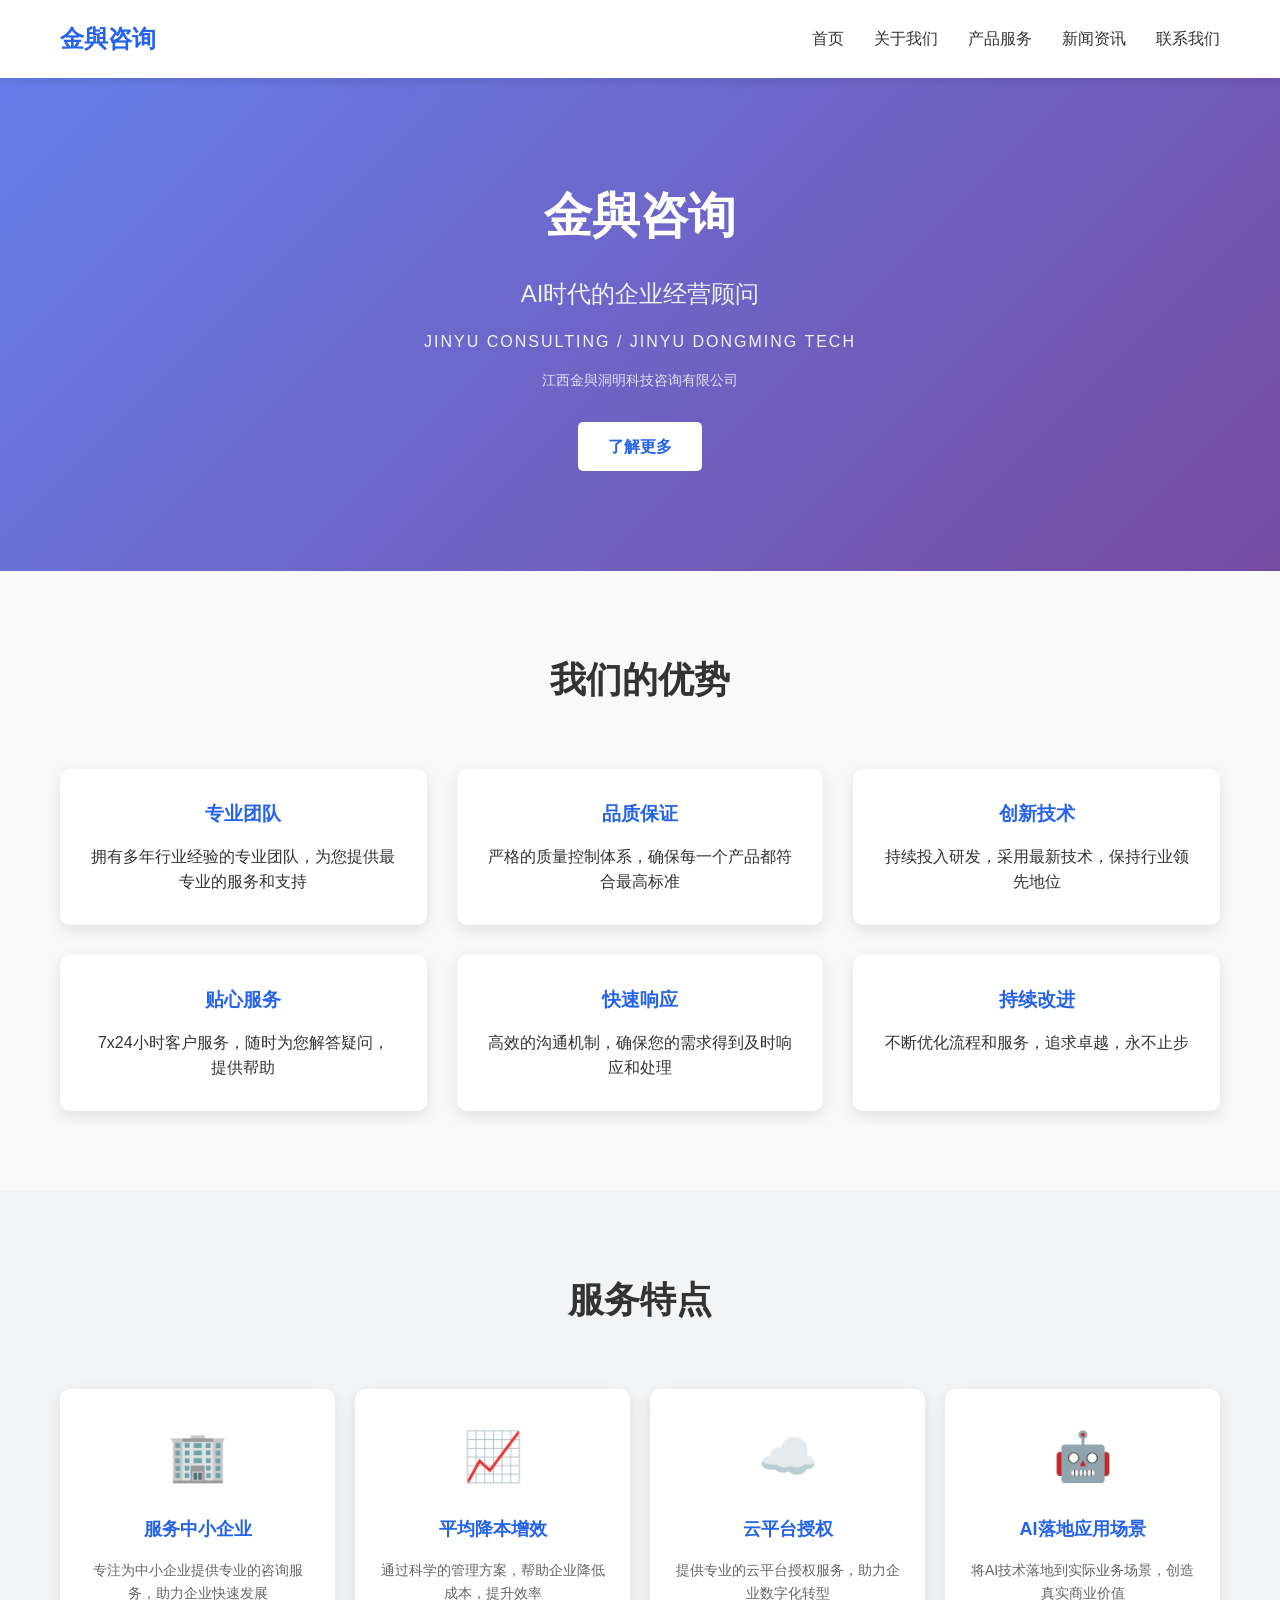
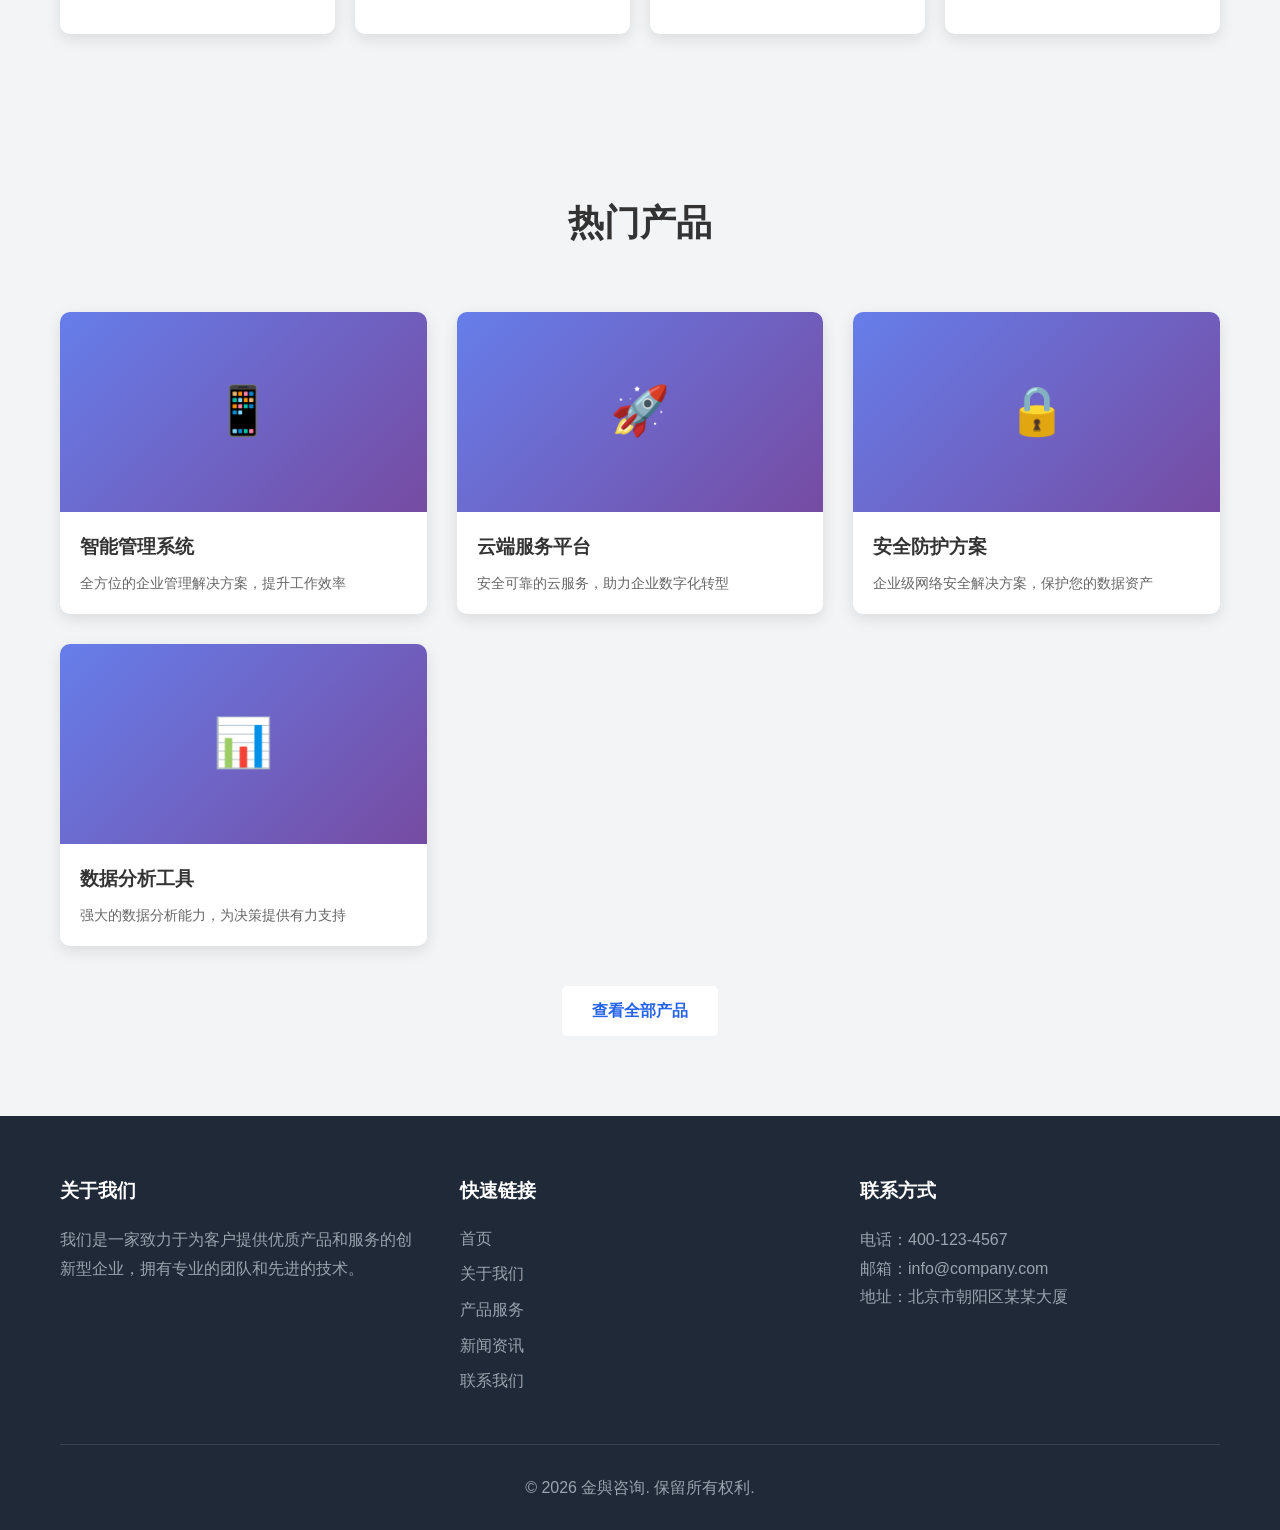
<file: index.html>
<!DOCTYPE html>
<html lang="zh-CN">
<head>
    <meta charset="UTF-8">
    <meta name="viewport" content="width=device-width, initial-scale=1.0">
    <title>金與咨询 - AI时代的企业经营顾问 | 江西金與洞明科技咨询有限公司</title>
    <meta name="description" content="金與咨询（江西金與洞明科技咨询有限公司）专注为中小企业提供AI时代的企业经营咨询服务，包括云平台授权、AI落地应用场景、降本增效解决方案，助力企业数字化转型。">
    <meta name="keywords" content="金與咨询,企业经营顾问,AI咨询,中小企业服务,云平台授权,AI落地应用,降本增效,数字化转型,江西金與洞明科技咨询有限公司">
    <meta name="author" content="江西金與洞明科技咨询有限公司">
    <meta name="robots" content="index, follow">
    <meta name="theme-color" content="#667eea">
    
    <link rel="stylesheet" href="css/style.css">
    
    <meta property="og:title" content="金與咨询 - AI时代的企业经营顾问">
    <meta property="og:description" content="专注为中小企业提供AI时代的企业经营咨询服务，包括云平台授权、AI落地应用场景、降本增效解决方案。">
    <meta property="og:type" content="website">
    <meta property="og:url" content="https://www.jinyuconsulting.com/">
    <meta property="og:site_name" content="金與咨询">
    <meta property="og:locale" content="zh_CN">
    
    <meta name="twitter:card" content="summary_large_image">
    <meta name="twitter:title" content="金與咨询 - AI时代的企业经营顾问">
    <meta name="twitter:description" content="专注为中小企业提供AI时代的企业经营咨询服务，包括云平台授权、AI落地应用场景、降本增效解决方案。">
    
    <link rel="canonical" href="https://www.jinyuconsulting.com/">
</head>
<body>
    <header>
        <div class="container">
            <nav>
                <a href="index.html" class="logo">金與咨询</a>
                <ul class="nav-links">
                    <li><a href="index.html">首页</a></li>
                    <li><a href="about.html">关于我们</a></li>
                    <li><a href="products.html">产品服务</a></li>
                    <li><a href="news.html">新闻资讯</a></li>
                    <li><a href="contact.html">联系我们</a></li>
                </ul>
            </nav>
        </div>
    </header>

    <main>
        <section class="hero">
            <div class="container">
                <h1>金與咨询</h1>
                <p class="subtitle">AI时代的企业经营顾问</p>
                <p class="english">JINYU CONSULTING / JINYU DONGMING TECH</p>
                <p class="company-name">江西金與洞明科技咨询有限公司</p>
                <a href="products.html" class="btn">了解更多</a>
            </div>
        </section>

        <section>
            <div class="container">
                <h2 class="section-title">我们的优势</h2>
                <div class="features">
                    <article class="feature-card">
                        <h3>专业团队</h3>
                        <p>拥有多年行业经验的专业团队，为您提供最专业的服务和支持</p>
                    </article>
                    <article class="feature-card">
                        <h3>品质保证</h3>
                        <p>严格的质量控制体系，确保每一个产品都符合最高标准</p>
                    </article>
                    <article class="feature-card">
                        <h3>创新技术</h3>
                        <p>持续投入研发，采用最新技术，保持行业领先地位</p>
                    </article>
                    <article class="feature-card">
                        <h3>贴心服务</h3>
                        <p>7x24小时客户服务，随时为您解答疑问，提供帮助</p>
                    </article>
                    <article class="feature-card">
                        <h3>快速响应</h3>
                        <p>高效的沟通机制，确保您的需求得到及时响应和处理</p>
                    </article>
                    <article class="feature-card">
                        <h3>持续改进</h3>
                        <p>不断优化流程和服务，追求卓越，永不止步</p>
                    </article>
                </div>
            </div>
        </section>

        <section style="background-color: #f3f4f6;">
            <div class="container">
                <h2 class="section-title">服务特点</h2>
                <div class="service-features">
                    <article class="service-card">
                        <div class="service-icon">🏢</div>
                        <h3>服务中小企业</h3>
                        <p>专注为中小企业提供专业的咨询服务，助力企业快速发展</p>
                    </article>
                    <article class="service-card">
                        <div class="service-icon">📈</div>
                        <h3>平均降本增效</h3>
                        <p>通过科学的管理方案，帮助企业降低成本，提升效率</p>
                    </article>
                    <article class="service-card">
                        <div class="service-icon">☁️</div>
                        <h3>云平台授权</h3>
                        <p>提供专业的云平台授权服务，助力企业数字化转型</p>
                    </article>
                    <article class="service-card">
                        <div class="service-icon">🤖</div>
                        <h3>AI落地应用场景</h3>
                        <p>将AI技术落地到实际业务场景，创造真实商业价值</p>
                    </article>
                </div>
            </div>
        </section>

        <section style="background-color: #f3f4f6;">
            <div class="container">
                <h2 class="section-title">热门产品</h2>
                <div class="products-grid">
                    <article class="product-card">
                        <div class="product-image">📱</div>
                        <div class="product-info">
                            <h3>智能管理系统</h3>
                            <p>全方位的企业管理解决方案，提升工作效率</p>
                        </div>
                    </article>
                    <article class="product-card">
                        <div class="product-image">🚀</div>
                        <div class="product-info">
                            <h3>云端服务平台</h3>
                            <p>安全可靠的云服务，助力企业数字化转型</p>
                        </div>
                    </article>
                    <article class="product-card">
                        <div class="product-image">🔒</div>
                        <div class="product-info">
                            <h3>安全防护方案</h3>
                            <p>企业级网络安全解决方案，保护您的数据资产</p>
                        </div>
                    </article>
                    <article class="product-card">
                        <div class="product-image">📊</div>
                        <div class="product-info">
                            <h3>数据分析工具</h3>
                            <p>强大的数据分析能力，为决策提供有力支持</p>
                        </div>
                    </article>
                </div>
                <div style="text-align: center; margin-top: 40px;">
                    <a href="products.html" class="btn">查看全部产品</a>
                </div>
            </div>
        </section>
    </main>

    <footer>
        <div class="container">
            <div class="footer-content">
                <div class="footer-section">
                    <h3>关于我们</h3>
                    <p>我们是一家致力于为客户提供优质产品和服务的创新型企业，拥有专业的团队和先进的技术。</p>
                </div>
                <div class="footer-section">
                    <h3>快速链接</h3>
                    <ul>
                        <li><a href="index.html">首页</a></li>
                        <li><a href="about.html">关于我们</a></li>
                        <li><a href="products.html">产品服务</a></li>
                        <li><a href="news.html">新闻资讯</a></li>
                        <li><a href="contact.html">联系我们</a></li>
                    </ul>
                </div>
                <div class="footer-section">
                    <h3>联系方式</h3>
                    <p>电话：400-123-4567</p>
                    <p>邮箱：info@company.com</p>
                    <p>地址：北京市朝阳区某某大厦</p>
                </div>
            </div>
            <div class="footer-bottom">
                <p>&copy; 2026 金與咨询. 保留所有权利.</p>
            </div>
        </div>
    </footer>

    <script src="js/main.js"></script>
</body>
</html>
</file>
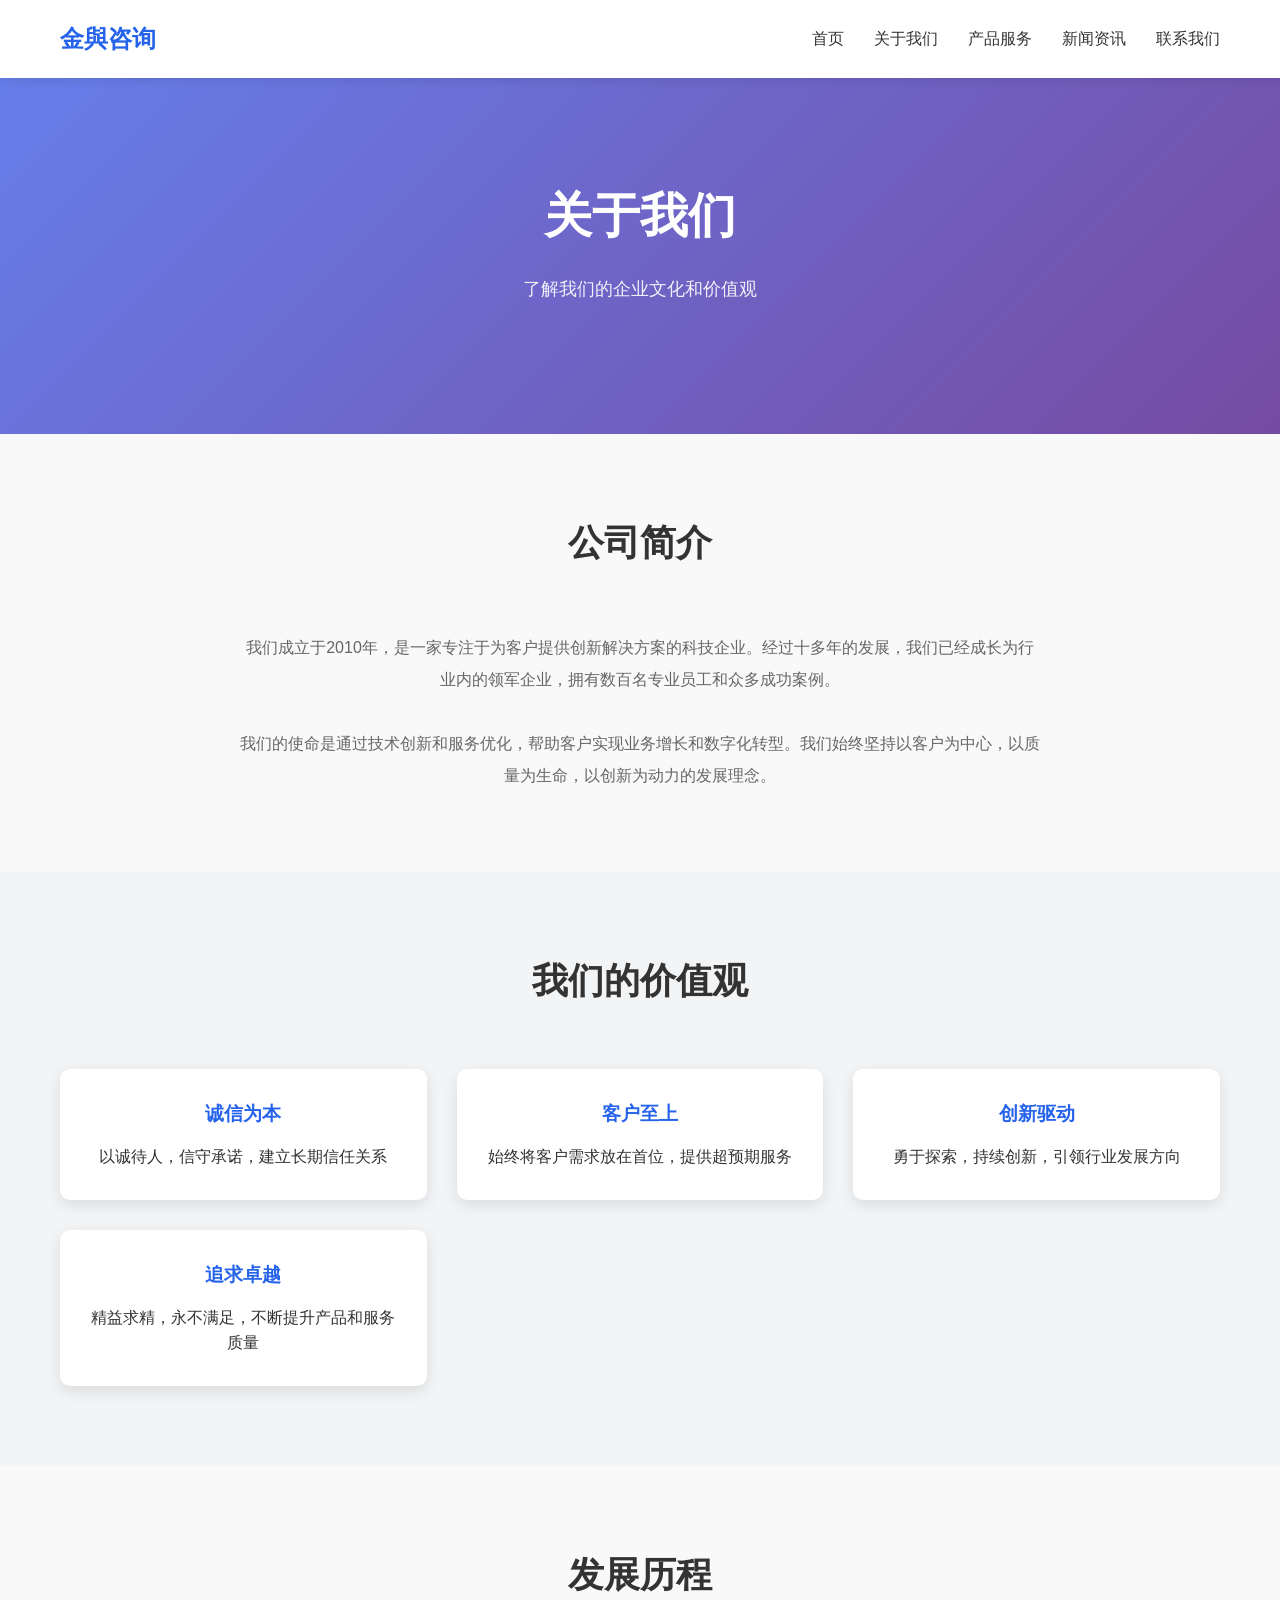
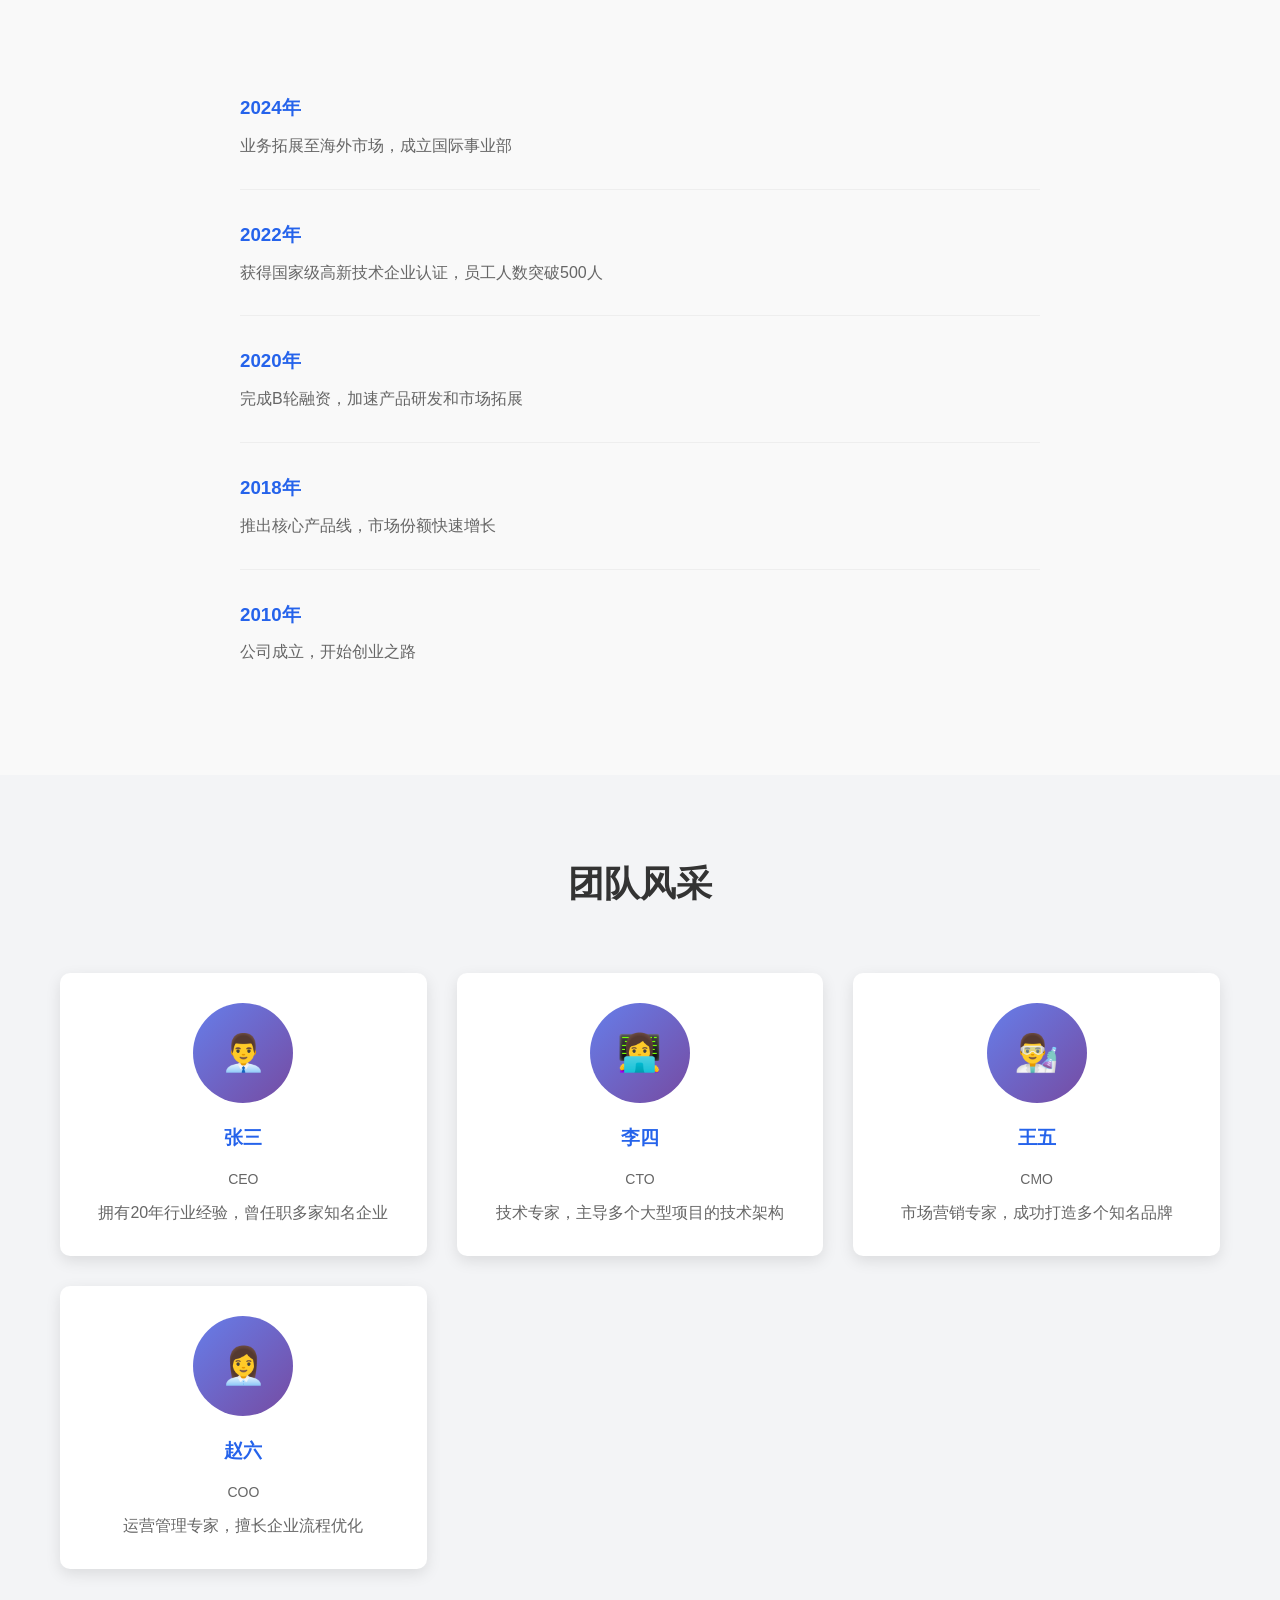
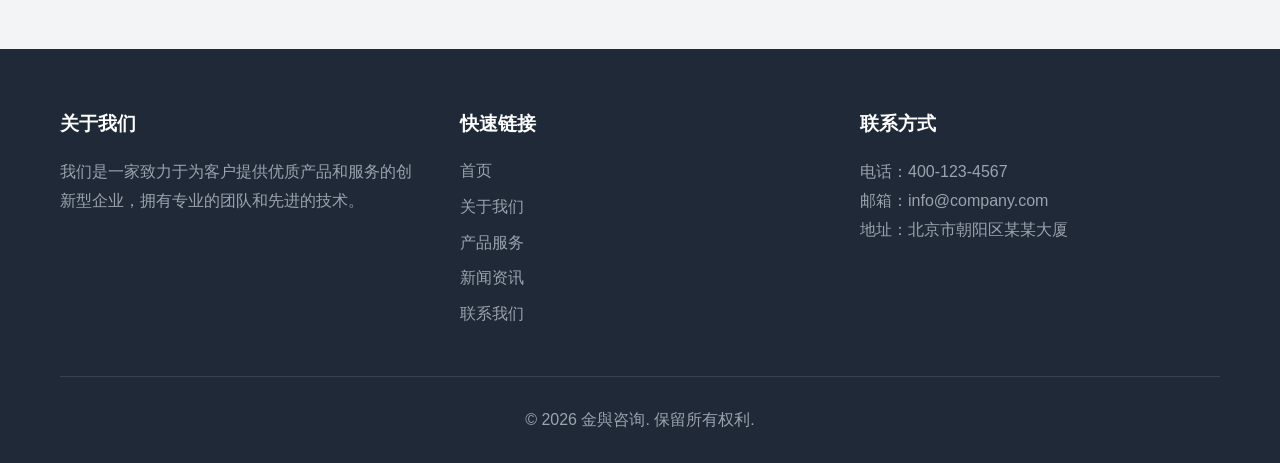
<file: about.html>
<!DOCTYPE html>
<html lang="zh-CN">
<head>
    <meta charset="UTF-8">
    <meta name="viewport" content="width=device-width, initial-scale=1.0">
    <title>关于我们 - 金與咨询 | 企业文化与团队介绍</title>
    <meta name="description" content="了解金與咨询的企业文化、价值观和发展历程。我们拥有专业的CEO、CTO、CMO、COO核心团队，致力于为中小企业提供优质的AI咨询服务。">
    <meta name="keywords" content="金與咨询,关于我们,企业文化,公司简介,核心价值观,发展历程,核心团队,CEO,CTO,CMO,COO">
    <meta name="author" content="江西金與洞明科技咨询有限公司">
    <meta name="robots" content="index, follow">
    
    <link rel="stylesheet" href="css/style.css">
    
    <meta property="og:title" content="关于我们 - 金與咨询">
    <meta property="og:description" content="了解金與咨询的企业文化、价值观和发展历程。我们拥有专业的核心团队，致力于为中小企业提供优质的AI咨询服务。">
    <meta property="og:type" content="website">
    <meta property="og:url" content="https://www.jinyuconsulting.com/about.html">
    <meta property="og:site_name" content="金與咨询">
    <meta property="og:locale" content="zh_CN">
    
    <meta name="twitter:card" content="summary">
    <meta name="twitter:title" content="关于我们 - 金與咨询">
    <meta name="twitter:description" content="了解金與咨询的企业文化、价值观和发展历程。我们拥有专业的核心团队，致力于为中小企业提供优质的AI咨询服务。">
    
    <link rel="canonical" href="https://www.jinyuconsulting.com/about.html">
</head>
<body>
    <header>
        <div class="container">
            <nav>
                <a href="index.html" class="logo">金與咨询</a>
                <ul class="nav-links">
                    <li><a href="index.html">首页</a></li>
                    <li><a href="about.html">关于我们</a></li>
                    <li><a href="products.html">产品服务</a></li>
                    <li><a href="news.html">新闻资讯</a></li>
                    <li><a href="contact.html">联系我们</a></li>
                </ul>
            </nav>
        </div>
    </header>

    <section class="hero">
        <div class="container">
            <h1>关于我们</h1>
            <p>了解我们的企业文化和价值观</p>
        </div>
    </section>

    <section>
        <div class="container">
            <h2 class="section-title">公司简介</h2>
            <div style="max-width: 800px; margin: 0 auto; text-align: center; line-height: 2; color: #666;">
                <p>我们成立于2010年，是一家专注于为客户提供创新解决方案的科技企业。经过十多年的发展，我们已经成长为行业内的领军企业，拥有数百名专业员工和众多成功案例。</p>
                <br>
                <p>我们的使命是通过技术创新和服务优化，帮助客户实现业务增长和数字化转型。我们始终坚持以客户为中心，以质量为生命，以创新为动力的发展理念。</p>
            </div>
        </div>
    </section>

    <section style="background-color: #f3f4f6;">
        <div class="container">
            <h2 class="section-title">我们的价值观</h2>
            <div class="features">
                <div class="feature-card">
                    <h3>诚信为本</h3>
                    <p>以诚待人，信守承诺，建立长期信任关系</p>
                </div>
                <div class="feature-card">
                    <h3>客户至上</h3>
                    <p>始终将客户需求放在首位，提供超预期服务</p>
                </div>
                <div class="feature-card">
                    <h3>创新驱动</h3>
                    <p>勇于探索，持续创新，引领行业发展方向</p>
                </div>
                <div class="feature-card">
                    <h3>追求卓越</h3>
                    <p>精益求精，永不满足，不断提升产品和服务质量</p>
                </div>
            </div>
        </div>
    </section>

    <section>
        <div class="container">
            <h2 class="section-title">发展历程</h2>
            <div style="max-width: 800px; margin: 0 auto;">
                <div style="padding: 30px 0; border-bottom: 1px solid #eee;">
                    <h3 style="color: #2563eb; margin-bottom: 10px;">2024年</h3>
                    <p style="color: #666;">业务拓展至海外市场，成立国际事业部</p>
                </div>
                <div style="padding: 30px 0; border-bottom: 1px solid #eee;">
                    <h3 style="color: #2563eb; margin-bottom: 10px;">2022年</h3>
                    <p style="color: #666;">获得国家级高新技术企业认证，员工人数突破500人</p>
                </div>
                <div style="padding: 30px 0; border-bottom: 1px solid #eee;">
                    <h3 style="color: #2563eb; margin-bottom: 10px;">2020年</h3>
                    <p style="color: #666;">完成B轮融资，加速产品研发和市场拓展</p>
                </div>
                <div style="padding: 30px 0; border-bottom: 1px solid #eee;">
                    <h3 style="color: #2563eb; margin-bottom: 10px;">2018年</h3>
                    <p style="color: #666;">推出核心产品线，市场份额快速增长</p>
                </div>
                <div style="padding: 30px 0;">
                    <h3 style="color: #2563eb; margin-bottom: 10px;">2010年</h3>
                    <p style="color: #666;">公司成立，开始创业之路</p>
                </div>
            </div>
        </div>
    </section>

    <section style="background-color: #f3f4f6;">
        <div class="container">
            <h2 class="section-title">团队风采</h2>
            <div class="products-grid">
                <div class="feature-card">
                    <div style="width: 100px; height: 100px; background: linear-gradient(135deg, #667eea 0%, #764ba2 100%); border-radius: 50%; margin: 0 auto 20px; display: flex; align-items: center; justify-content: center; color: #fff; font-size: 36px;">👨‍💼</div>
                    <h3>张三</h3>
                    <p style="color: #666; font-size: 14px;">CEO</p>
                    <p style="margin-top: 10px; color: #666;">拥有20年行业经验，曾任职多家知名企业</p>
                </div>
                <div class="feature-card">
                    <div style="width: 100px; height: 100px; background: linear-gradient(135deg, #667eea 0%, #764ba2 100%); border-radius: 50%; margin: 0 auto 20px; display: flex; align-items: center; justify-content: center; color: #fff; font-size: 36px;">👩‍💻</div>
                    <h3>李四</h3>
                    <p style="color: #666; font-size: 14px;">CTO</p>
                    <p style="margin-top: 10px; color: #666;">技术专家，主导多个大型项目的技术架构</p>
                </div>
                <div class="feature-card">
                    <div style="width: 100px; height: 100px; background: linear-gradient(135deg, #667eea 0%, #764ba2 100%); border-radius: 50%; margin: 0 auto 20px; display: flex; align-items: center; justify-content: center; color: #fff; font-size: 36px;">👨‍🔬</div>
                    <h3>王五</h3>
                    <p style="color: #666; font-size: 14px;">CMO</p>
                    <p style="margin-top: 10px; color: #666;">市场营销专家，成功打造多个知名品牌</p>
                </div>
                <div class="feature-card">
                    <div style="width: 100px; height: 100px; background: linear-gradient(135deg, #667eea 0%, #764ba2 100%); border-radius: 50%; margin: 0 auto 20px; display: flex; align-items: center; justify-content: center; color: #fff; font-size: 36px;">👩‍💼</div>
                    <h3>赵六</h3>
                    <p style="color: #666; font-size: 14px;">COO</p>
                    <p style="margin-top: 10px; color: #666;">运营管理专家，擅长企业流程优化</p>
                </div>
            </div>
        </div>
    </section>

    <footer>
        <div class="container">
            <div class="footer-content">
                <div class="footer-section">
                    <h3>关于我们</h3>
                    <p>我们是一家致力于为客户提供优质产品和服务的创新型企业，拥有专业的团队和先进的技术。</p>
                </div>
                <div class="footer-section">
                    <h3>快速链接</h3>
                    <ul>
                        <li><a href="index.html">首页</a></li>
                        <li><a href="about.html">关于我们</a></li>
                        <li><a href="products.html">产品服务</a></li>
                        <li><a href="news.html">新闻资讯</a></li>
                        <li><a href="contact.html">联系我们</a></li>
                    </ul>
                </div>
                <div class="footer-section">
                    <h3>联系方式</h3>
                    <p>电话：400-123-4567</p>
                    <p>邮箱：info@company.com</p>
                    <p>地址：北京市朝阳区某某大厦</p>
                </div>
            </div>
            <div class="footer-bottom">
                <p>&copy; 2026 金與咨询. 保留所有权利.</p>
            </div>
        </div>
    </footer>

    <script src="js/main.js"></script>
</body>
</html>
</file>
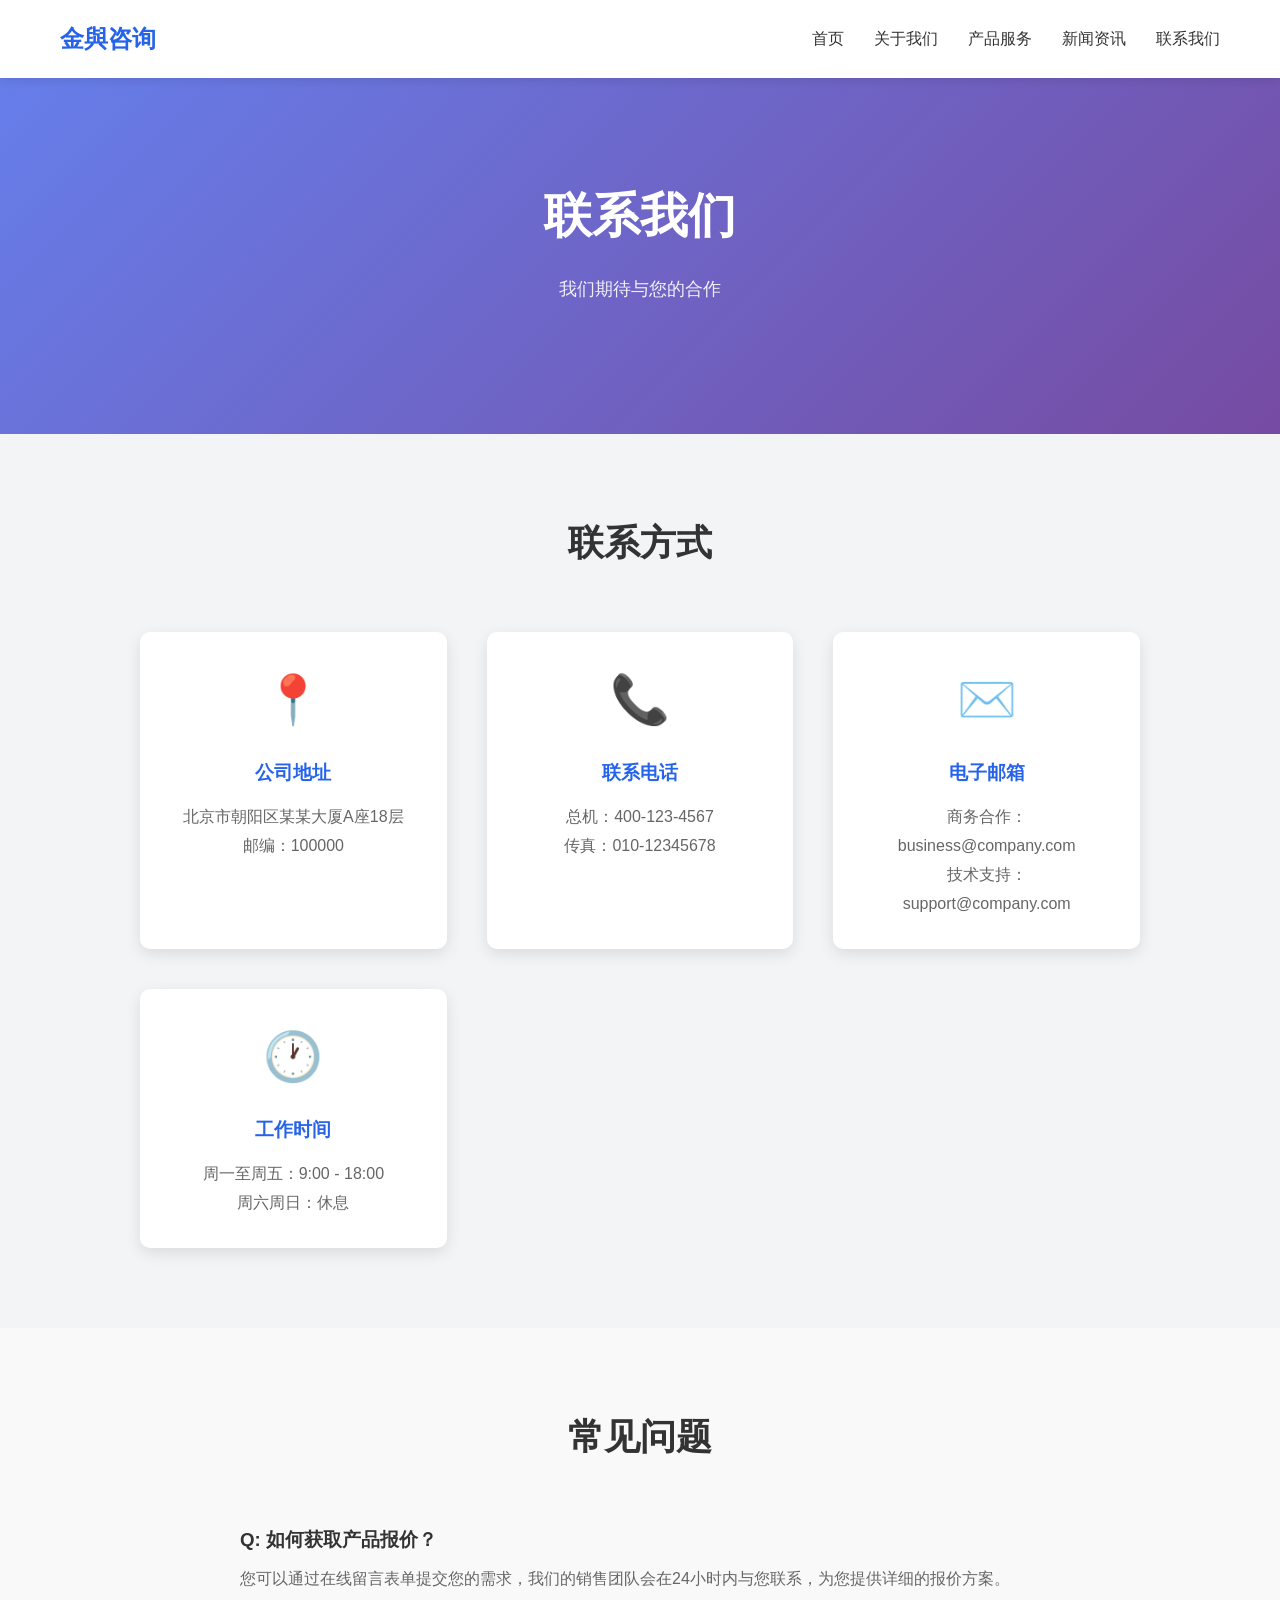
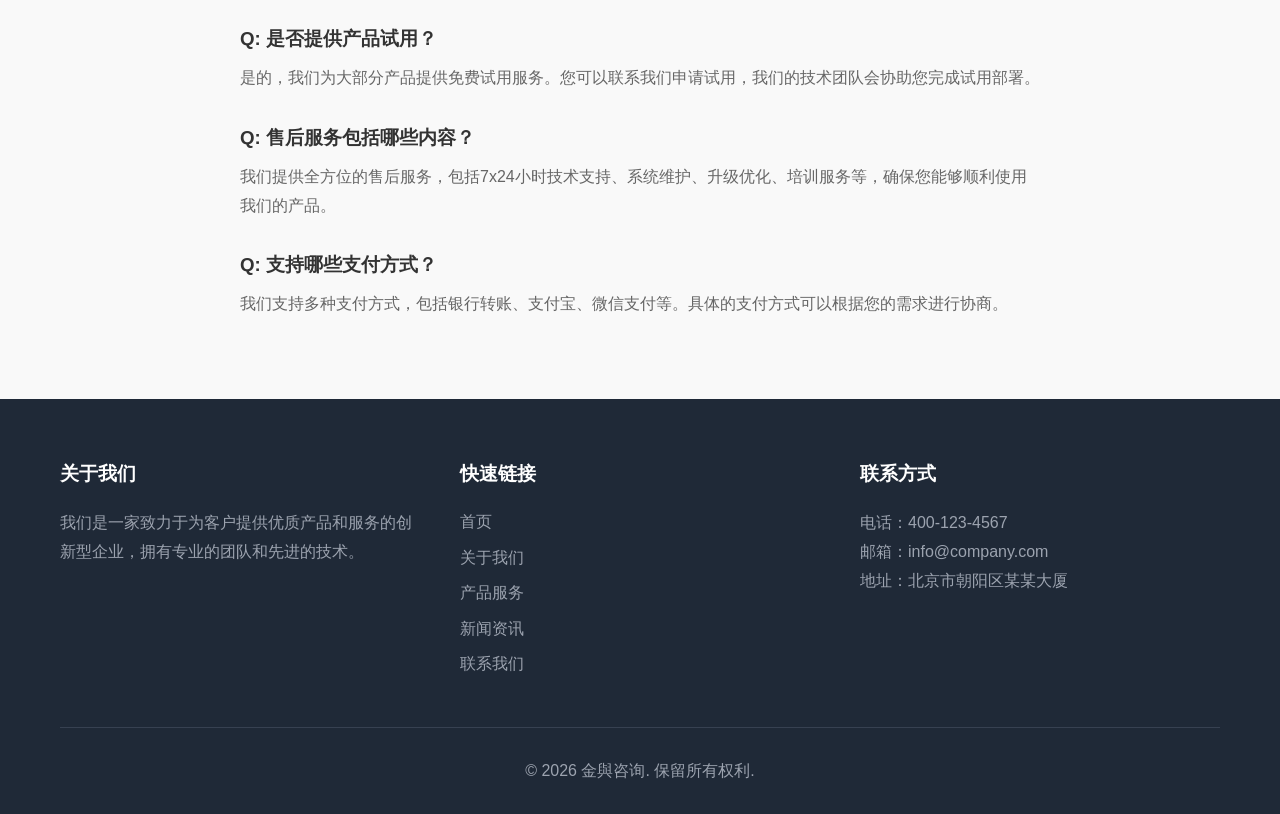
<file: contact.html>
<!DOCTYPE html>
<html lang="zh-CN">
<head>
    <meta charset="UTF-8">
    <meta name="viewport" content="width=device-width, initial-scale=1.0">
    <title>联系我们 - 金與咨询 | 联系方式与常见问题</title>
    <meta name="description" content="联系金與咨询获取专业的AI咨询服务。提供公司地址、联系电话、电子邮箱等联系方式，以及常见问题解答，期待与您的合作。">
    <meta name="keywords" content="金與咨询,联系我们,联系方式,电话,邮箱,地址,常见问题,AI咨询,商务合作">
    <meta name="author" content="江西金與洞明科技咨询有限公司">
    <meta name="robots" content="index, follow">
    
    <link rel="stylesheet" href="css/style.css">
    
    <meta property="og:title" content="联系我们 - 金與咨询">
    <meta property="og:description" content="联系金與咨询获取专业的AI咨询服务。提供公司地址、联系电话、电子邮箱等联系方式，以及常见问题解答。">
    <meta property="og:type" content="website">
    <meta property="og:url" content="https://www.jinyuconsulting.com/contact.html">
    <meta property="og:site_name" content="金與咨询">
    <meta property="og:locale" content="zh_CN">
    
    <meta name="twitter:card" content="summary">
    <meta name="twitter:title" content="联系我们 - 金與咨询">
    <meta name="twitter:description" content="联系金與咨询获取专业的AI咨询服务。提供公司地址、联系电话、电子邮箱等联系方式，以及常见问题解答。">
    
    <link rel="canonical" href="https://www.jinyuconsulting.com/contact.html">
</head>
<body>
    <header>
        <div class="container">
            <nav>
                <a href="index.html" class="logo">金與咨询</a>
                <ul class="nav-links">
                    <li><a href="index.html">首页</a></li>
                    <li><a href="about.html">关于我们</a></li>
                    <li><a href="products.html">产品服务</a></li>
                    <li><a href="news.html">新闻资讯</a></li>
                    <li><a href="contact.html">联系我们</a></li>
                </ul>
            </nav>
        </div>
    </header>

    <section class="hero">
        <div class="container">
            <h1>联系我们</h1>
            <p>我们期待与您的合作</p>
        </div>
    </section>

    <section style="background-color: #f3f4f6;">
        <div class="container">
            <h2 class="section-title">联系方式</h2>
            <div style="display: grid; grid-template-columns: repeat(auto-fit, minmax(300px, 1fr)); gap: 40px; max-width: 1000px; margin: 0 auto;">
                <div class="feature-card">
                    <div style="font-size: 48px; margin-bottom: 20px;">📍</div>
                    <h3>公司地址</h3>
                    <p style="color: #666; line-height: 1.8;">北京市朝阳区某某大厦A座18层</p>
                    <p style="color: #666; line-height: 1.8;">邮编：100000</p>
                </div>
                <div class="feature-card">
                    <div style="font-size: 48px; margin-bottom: 20px;">📞</div>
                    <h3>联系电话</h3>
                    <p style="color: #666; line-height: 1.8;">总机：400-123-4567</p>
                    <p style="color: #666; line-height: 1.8;">传真：010-12345678</p>
                </div>
                <div class="feature-card">
                    <div style="font-size: 48px; margin-bottom: 20px;">✉️</div>
                    <h3>电子邮箱</h3>
                    <p style="color: #666; line-height: 1.8;">商务合作：business@company.com</p>
                    <p style="color: #666; line-height: 1.8;">技术支持：support@company.com</p>
                </div>
                <div class="feature-card">
                    <div style="font-size: 48px; margin-bottom: 20px;">🕐</div>
                    <h3>工作时间</h3>
                    <p style="color: #666; line-height: 1.8;">周一至周五：9:00 - 18:00</p>
                    <p style="color: #666; line-height: 1.8;">周六周日：休息</p>
                </div>
            </div>
        </div>
    </section>

    <section>
        <div class="container">
            <h2 class="section-title">常见问题</h2>
            <div style="max-width: 800px; margin: 0 auto;">
                <div style="margin-bottom: 30px;">
                    <h3 style="color: #333; margin-bottom: 10px;">Q: 如何获取产品报价？</h3>
                    <p style="color: #666; line-height: 1.8;">您可以通过在线留言表单提交您的需求，我们的销售团队会在24小时内与您联系，为您提供详细的报价方案。</p>
                </div>
                <div style="margin-bottom: 30px;">
                    <h3 style="color: #333; margin-bottom: 10px;">Q: 是否提供产品试用？</h3>
                    <p style="color: #666; line-height: 1.8;">是的，我们为大部分产品提供免费试用服务。您可以联系我们申请试用，我们的技术团队会协助您完成试用部署。</p>
                </div>
                <div style="margin-bottom: 30px;">
                    <h3 style="color: #333; margin-bottom: 10px;">Q: 售后服务包括哪些内容？</h3>
                    <p style="color: #666; line-height: 1.8;">我们提供全方位的售后服务，包括7x24小时技术支持、系统维护、升级优化、培训服务等，确保您能够顺利使用我们的产品。</p>
                </div>
                <div>
                    <h3 style="color: #333; margin-bottom: 10px;">Q: 支持哪些支付方式？</h3>
                    <p style="color: #666; line-height: 1.8;">我们支持多种支付方式，包括银行转账、支付宝、微信支付等。具体的支付方式可以根据您的需求进行协商。</p>
                </div>
            </div>
        </div>
    </section>

    <footer>
        <div class="container">
            <div class="footer-content">
                <div class="footer-section">
                    <h3>关于我们</h3>
                    <p>我们是一家致力于为客户提供优质产品和服务的创新型企业，拥有专业的团队和先进的技术。</p>
                </div>
                <div class="footer-section">
                    <h3>快速链接</h3>
                    <ul>
                        <li><a href="index.html">首页</a></li>
                        <li><a href="about.html">关于我们</a></li>
                        <li><a href="products.html">产品服务</a></li>
                        <li><a href="news.html">新闻资讯</a></li>
                        <li><a href="contact.html">联系我们</a></li>
                    </ul>
                </div>
                <div class="footer-section">
                    <h3>联系方式</h3>
                    <p>电话：400-123-4567</p>
                    <p>邮箱：info@company.com</p>
                    <p>地址：北京市朝阳区某某大厦</p>
                </div>
            </div>
            <div class="footer-bottom">
                <p>&copy; 2026 金與咨询. 保留所有权利.</p>
            </div>
        </div>
    </footer>

    <script src="js/main.js"></script>
</body>
</html>
</file>
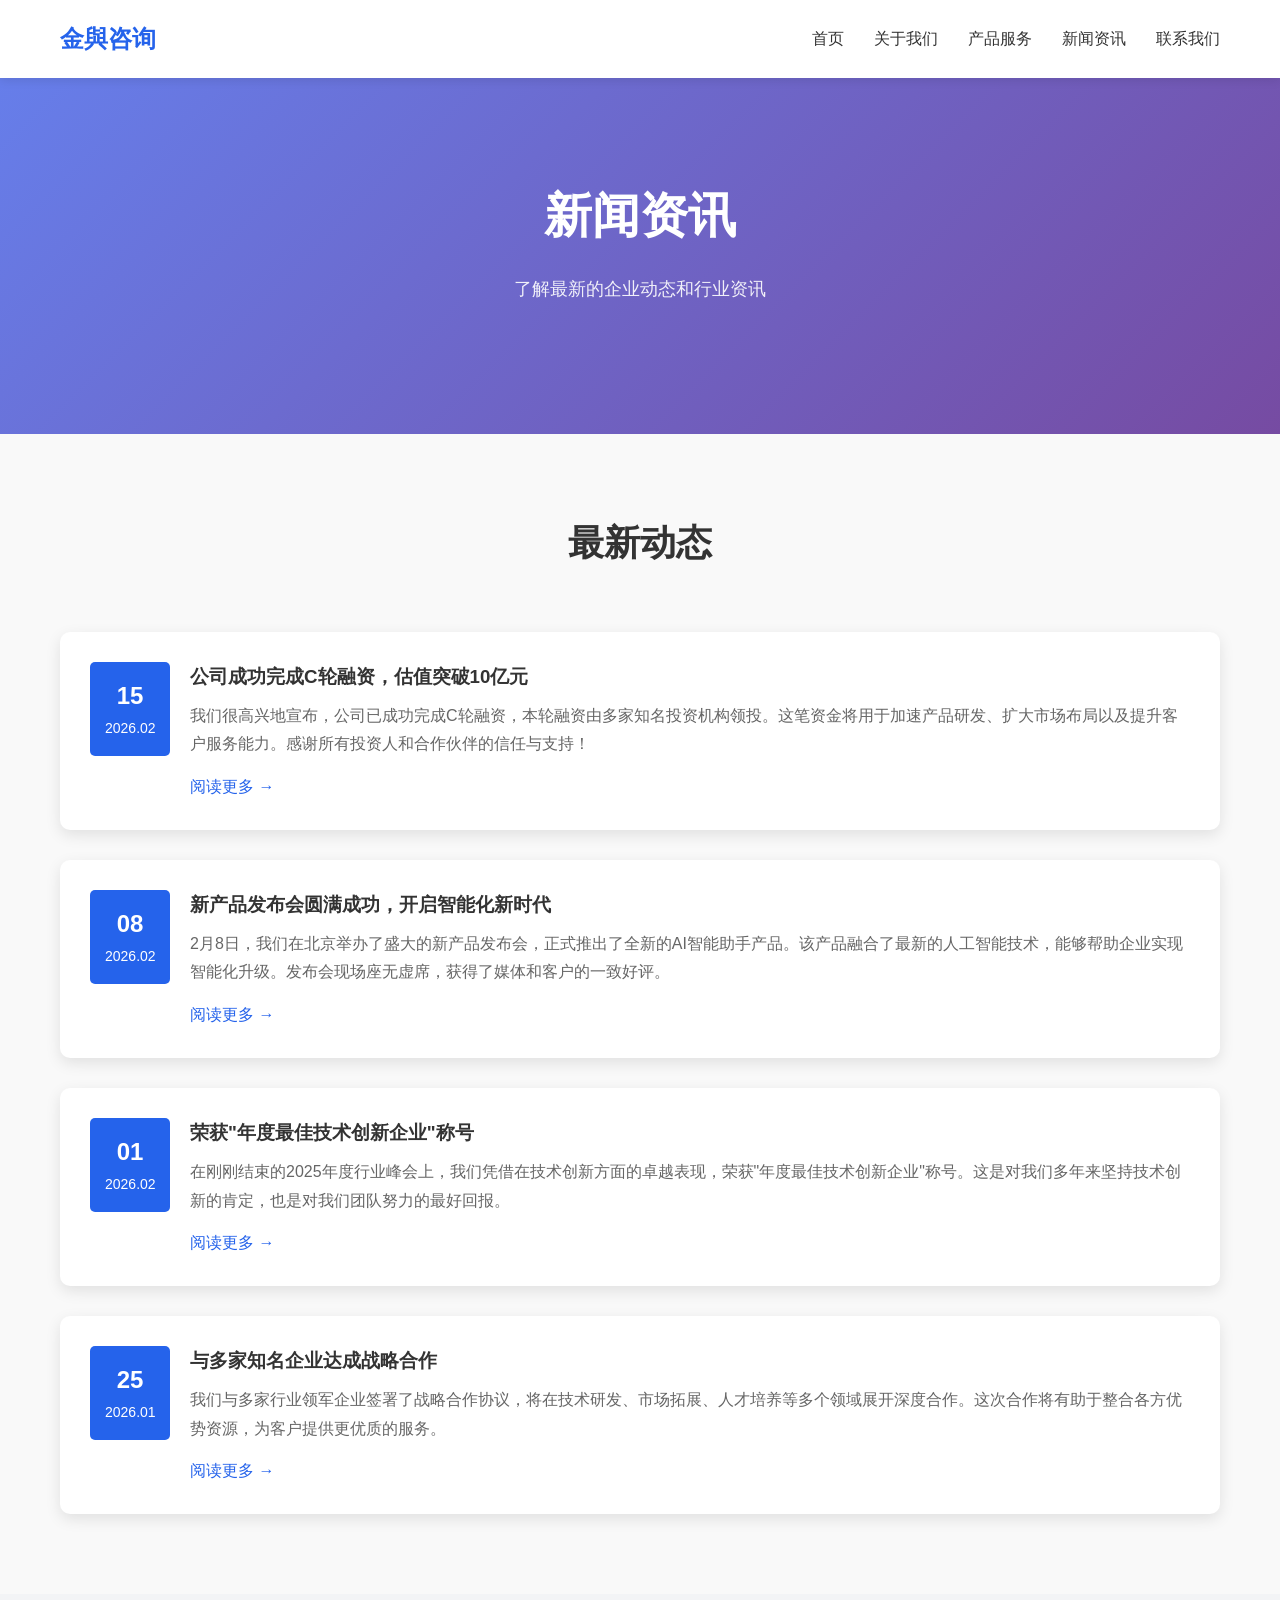
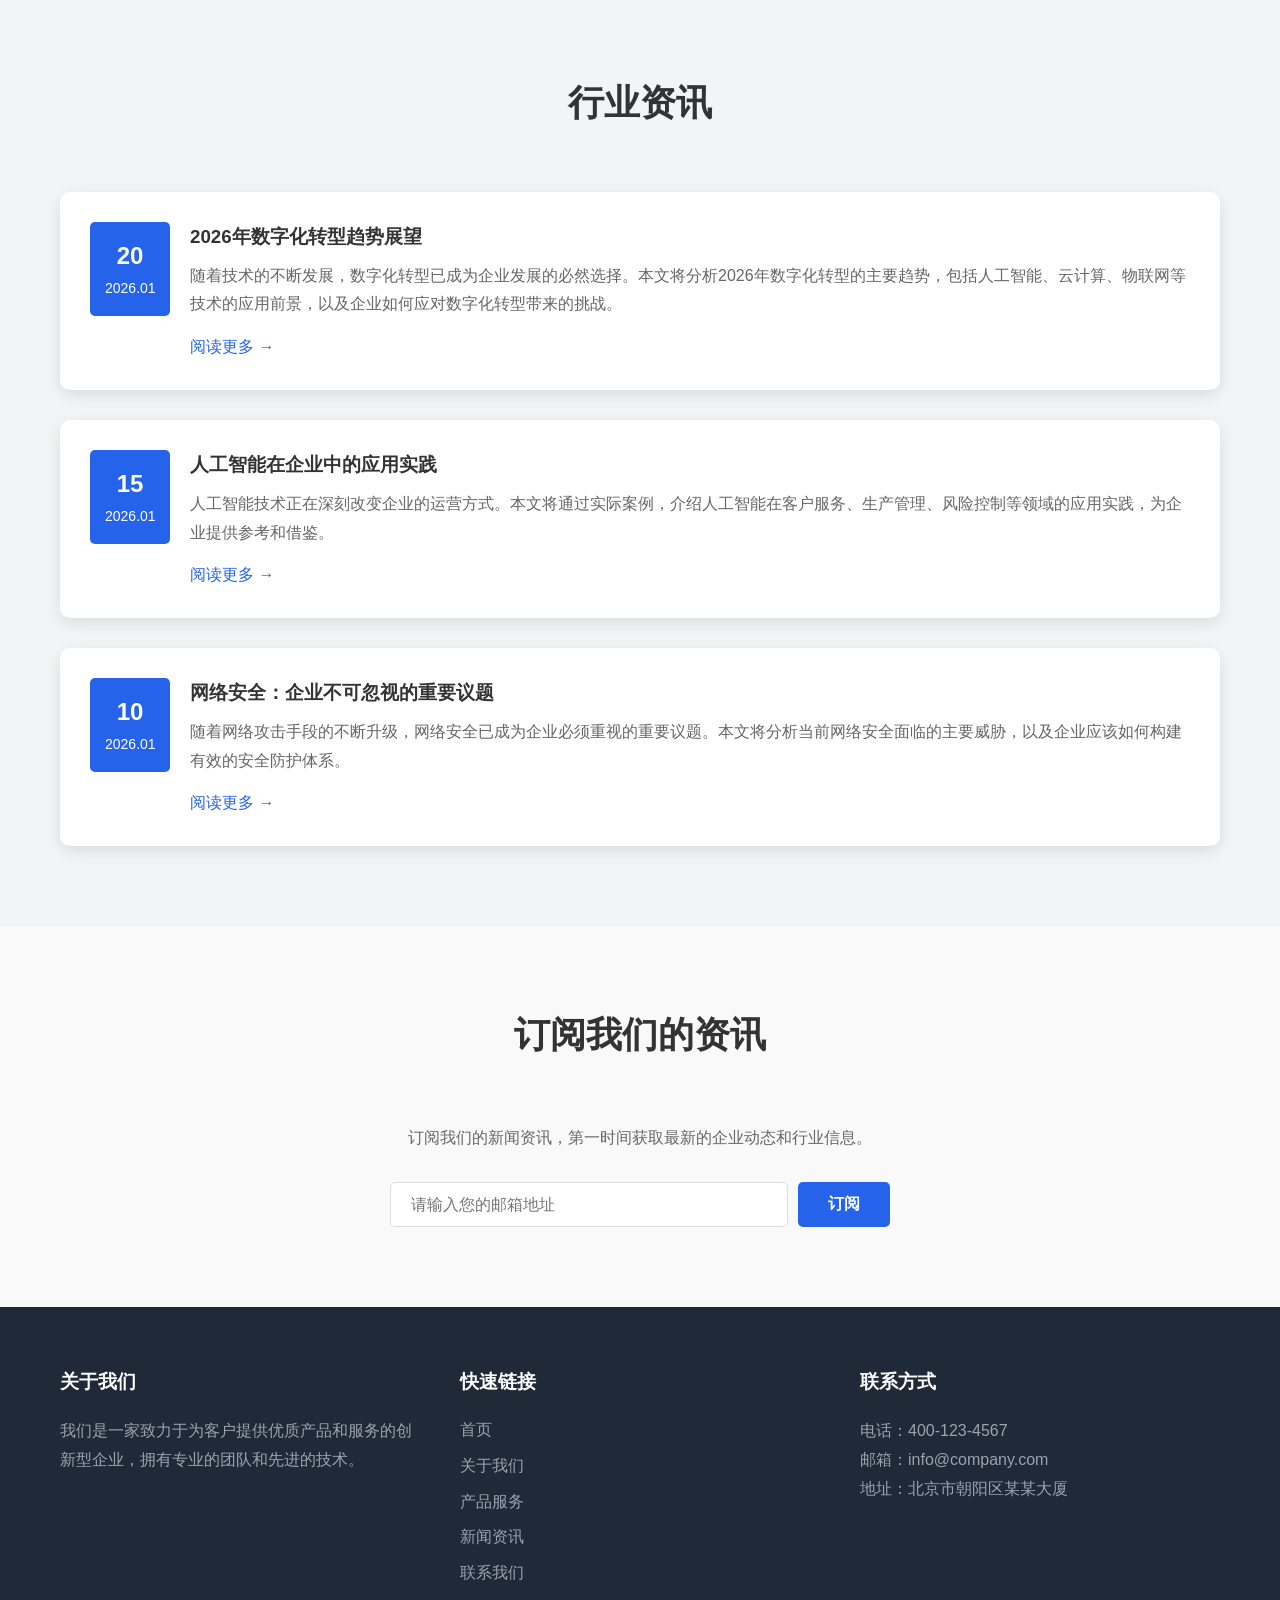
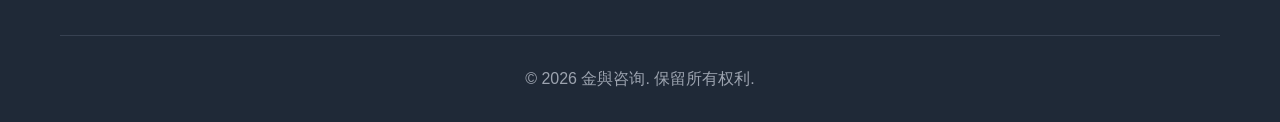
<file: news.html>
<!DOCTYPE html>
<html lang="zh-CN">
<head>
    <meta charset="UTF-8">
    <meta name="viewport" content="width=device-width, initial-scale=1.0">
    <title>新闻资讯 - 金與咨询 | 企业动态与行业资讯</title>
    <meta name="description" content="了解金與咨询的最新企业动态和行业资讯，包括融资消息、产品发布、获奖情况、战略合作等，以及AI技术、数字化转型等行业趋势分析。">
    <meta name="keywords" content="金與咨询,新闻资讯,企业动态,行业资讯,AI技术,数字化转型,融资,产品发布,战略合作">
    <meta name="author" content="江西金與洞明科技咨询有限公司">
    <meta name="robots" content="index, follow">
    
    <link rel="stylesheet" href="css/style.css">
    
    <meta property="og:title" content="新闻资讯 - 金與咨询">
    <meta property="og:description" content="了解金與咨询的最新企业动态和行业资讯，包括融资消息、产品发布、获奖情况、战略合作等。">
    <meta property="og:type" content="website">
    <meta property="og:url" content="https://www.jinyuconsulting.com/news.html">
    <meta property="og:site_name" content="金與咨询">
    <meta property="og:locale" content="zh_CN">
    
    <meta name="twitter:card" content="summary">
    <meta name="twitter:title" content="新闻资讯 - 金與咨询">
    <meta name="twitter:description" content="了解金與咨询的最新企业动态和行业资讯，包括融资消息、产品发布、获奖情况、战略合作等。">
    
    <link rel="canonical" href="https://www.jinyuconsulting.com/news.html">
</head>
<body>
    <header>
        <div class="container">
            <nav>
                <a href="index.html" class="logo">金與咨询</a>
                <ul class="nav-links">
                    <li><a href="index.html">首页</a></li>
                    <li><a href="about.html">关于我们</a></li>
                    <li><a href="products.html">产品服务</a></li>
                    <li><a href="news.html">新闻资讯</a></li>
                    <li><a href="contact.html">联系我们</a></li>
                </ul>
            </nav>
        </div>
    </header>

    <section class="hero">
        <div class="container">
            <h1>新闻资讯</h1>
            <p>了解最新的企业动态和行业资讯</p>
        </div>
    </section>

    <section>
        <div class="container">
            <h2 class="section-title">最新动态</h2>
            <div class="news-list">
                <div class="news-item">
                    <div class="news-date">
                        <span class="day">15</span>
                        <span class="month">2026.02</span>
                    </div>
                    <div class="news-content">
                        <h3>公司成功完成C轮融资，估值突破10亿元</h3>
                        <p>我们很高兴地宣布，公司已成功完成C轮融资，本轮融资由多家知名投资机构领投。这笔资金将用于加速产品研发、扩大市场布局以及提升客户服务能力。感谢所有投资人和合作伙伴的信任与支持！</p>
                        <a href="#" style="display: inline-block; margin-top: 15px; color: #2563eb; text-decoration: none; font-weight: 500;">阅读更多 &rarr;</a>
                    </div>
                </div>
                <div class="news-item">
                    <div class="news-date">
                        <span class="day">08</span>
                        <span class="month">2026.02</span>
                    </div>
                    <div class="news-content">
                        <h3>新产品发布会圆满成功，开启智能化新时代</h3>
                        <p>2月8日，我们在北京举办了盛大的新产品发布会，正式推出了全新的AI智能助手产品。该产品融合了最新的人工智能技术，能够帮助企业实现智能化升级。发布会现场座无虚席，获得了媒体和客户的一致好评。</p>
                        <a href="#" style="display: inline-block; margin-top: 15px; color: #2563eb; text-decoration: none; font-weight: 500;">阅读更多 &rarr;</a>
                    </div>
                </div>
                <div class="news-item">
                    <div class="news-date">
                        <span class="day">01</span>
                        <span class="month">2026.02</span>
                    </div>
                    <div class="news-content">
                        <h3>荣获"年度最佳技术创新企业"称号</h3>
                        <p>在刚刚结束的2025年度行业峰会上，我们凭借在技术创新方面的卓越表现，荣获"年度最佳技术创新企业"称号。这是对我们多年来坚持技术创新的肯定，也是对我们团队努力的最好回报。</p>
                        <a href="#" style="display: inline-block; margin-top: 15px; color: #2563eb; text-decoration: none; font-weight: 500;">阅读更多 &rarr;</a>
                    </div>
                </div>
                <div class="news-item">
                    <div class="news-date">
                        <span class="day">25</span>
                        <span class="month">2026.01</span>
                    </div>
                    <div class="news-content">
                        <h3>与多家知名企业达成战略合作</h3>
                        <p>我们与多家行业领军企业签署了战略合作协议，将在技术研发、市场拓展、人才培养等多个领域展开深度合作。这次合作将有助于整合各方优势资源，为客户提供更优质的服务。</p>
                        <a href="#" style="display: inline-block; margin-top: 15px; color: #2563eb; text-decoration: none; font-weight: 500;">阅读更多 &rarr;</a>
                    </div>
                </div>
            </div>
        </div>
    </section>

    <section style="background-color: #f3f4f6;">
        <div class="container">
            <h2 class="section-title">行业资讯</h2>
            <div class="news-list">
                <div class="news-item">
                    <div class="news-date">
                        <span class="day">20</span>
                        <span class="month">2026.01</span>
                    </div>
                    <div class="news-content">
                        <h3>2026年数字化转型趋势展望</h3>
                        <p>随着技术的不断发展，数字化转型已成为企业发展的必然选择。本文将分析2026年数字化转型的主要趋势，包括人工智能、云计算、物联网等技术的应用前景，以及企业如何应对数字化转型带来的挑战。</p>
                        <a href="#" style="display: inline-block; margin-top: 15px; color: #2563eb; text-decoration: none; font-weight: 500;">阅读更多 &rarr;</a>
                    </div>
                </div>
                <div class="news-item">
                    <div class="news-date">
                        <span class="day">15</span>
                        <span class="month">2026.01</span>
                    </div>
                    <div class="news-content">
                        <h3>人工智能在企业中的应用实践</h3>
                        <p>人工智能技术正在深刻改变企业的运营方式。本文将通过实际案例，介绍人工智能在客户服务、生产管理、风险控制等领域的应用实践，为企业提供参考和借鉴。</p>
                        <a href="#" style="display: inline-block; margin-top: 15px; color: #2563eb; text-decoration: none; font-weight: 500;">阅读更多 &rarr;</a>
                    </div>
                </div>
                <div class="news-item">
                    <div class="news-date">
                        <span class="day">10</span>
                        <span class="month">2026.01</span>
                    </div>
                    <div class="news-content">
                        <h3>网络安全：企业不可忽视的重要议题</h3>
                        <p>随着网络攻击手段的不断升级，网络安全已成为企业必须重视的重要议题。本文将分析当前网络安全面临的主要威胁，以及企业应该如何构建有效的安全防护体系。</p>
                        <a href="#" style="display: inline-block; margin-top: 15px; color: #2563eb; text-decoration: none; font-weight: 500;">阅读更多 &rarr;</a>
                    </div>
                </div>
            </div>
        </div>
    </section>

    <section>
        <div class="container">
            <h2 class="section-title">订阅我们的资讯</h2>
            <div style="max-width: 600px; margin: 0 auto; text-align: center;">
                <p style="margin-bottom: 30px; color: #666; line-height: 1.8;">订阅我们的新闻资讯，第一时间获取最新的企业动态和行业信息。</p>
                <form style="display: flex; gap: 10px; max-width: 500px; margin: 0 auto;">
                    <input type="email" placeholder="请输入您的邮箱地址" style="flex: 1; padding: 12px 20px; border: 1px solid #ddd; border-radius: 5px; font-size: 16px;">
                    <button type="submit" style="padding: 12px 30px; background: #2563eb; color: #fff; border: none; border-radius: 5px; font-size: 16px; font-weight: 600; cursor: pointer; transition: background 0.3s ease;">订阅</button>
                </form>
            </div>
        </div>
    </section>

    <footer>
        <div class="container">
            <div class="footer-content">
                <div class="footer-section">
                    <h3>关于我们</h3>
                    <p>我们是一家致力于为客户提供优质产品和服务的创新型企业，拥有专业的团队和先进的技术。</p>
                </div>
                <div class="footer-section">
                    <h3>快速链接</h3>
                    <ul>
                        <li><a href="index.html">首页</a></li>
                        <li><a href="about.html">关于我们</a></li>
                        <li><a href="products.html">产品服务</a></li>
                        <li><a href="news.html">新闻资讯</a></li>
                        <li><a href="contact.html">联系我们</a></li>
                    </ul>
                </div>
                <div class="footer-section">
                    <h3>联系方式</h3>
                    <p>电话：400-123-4567</p>
                    <p>邮箱：info@company.com</p>
                    <p>地址：北京市朝阳区某某大厦</p>
                </div>
            </div>
            <div class="footer-bottom">
                <p>&copy; 2026 金與咨询. 保留所有权利.</p>
            </div>
        </div>
    </footer>

    <script src="js/main.js"></script>
</body>
</html>
</file>
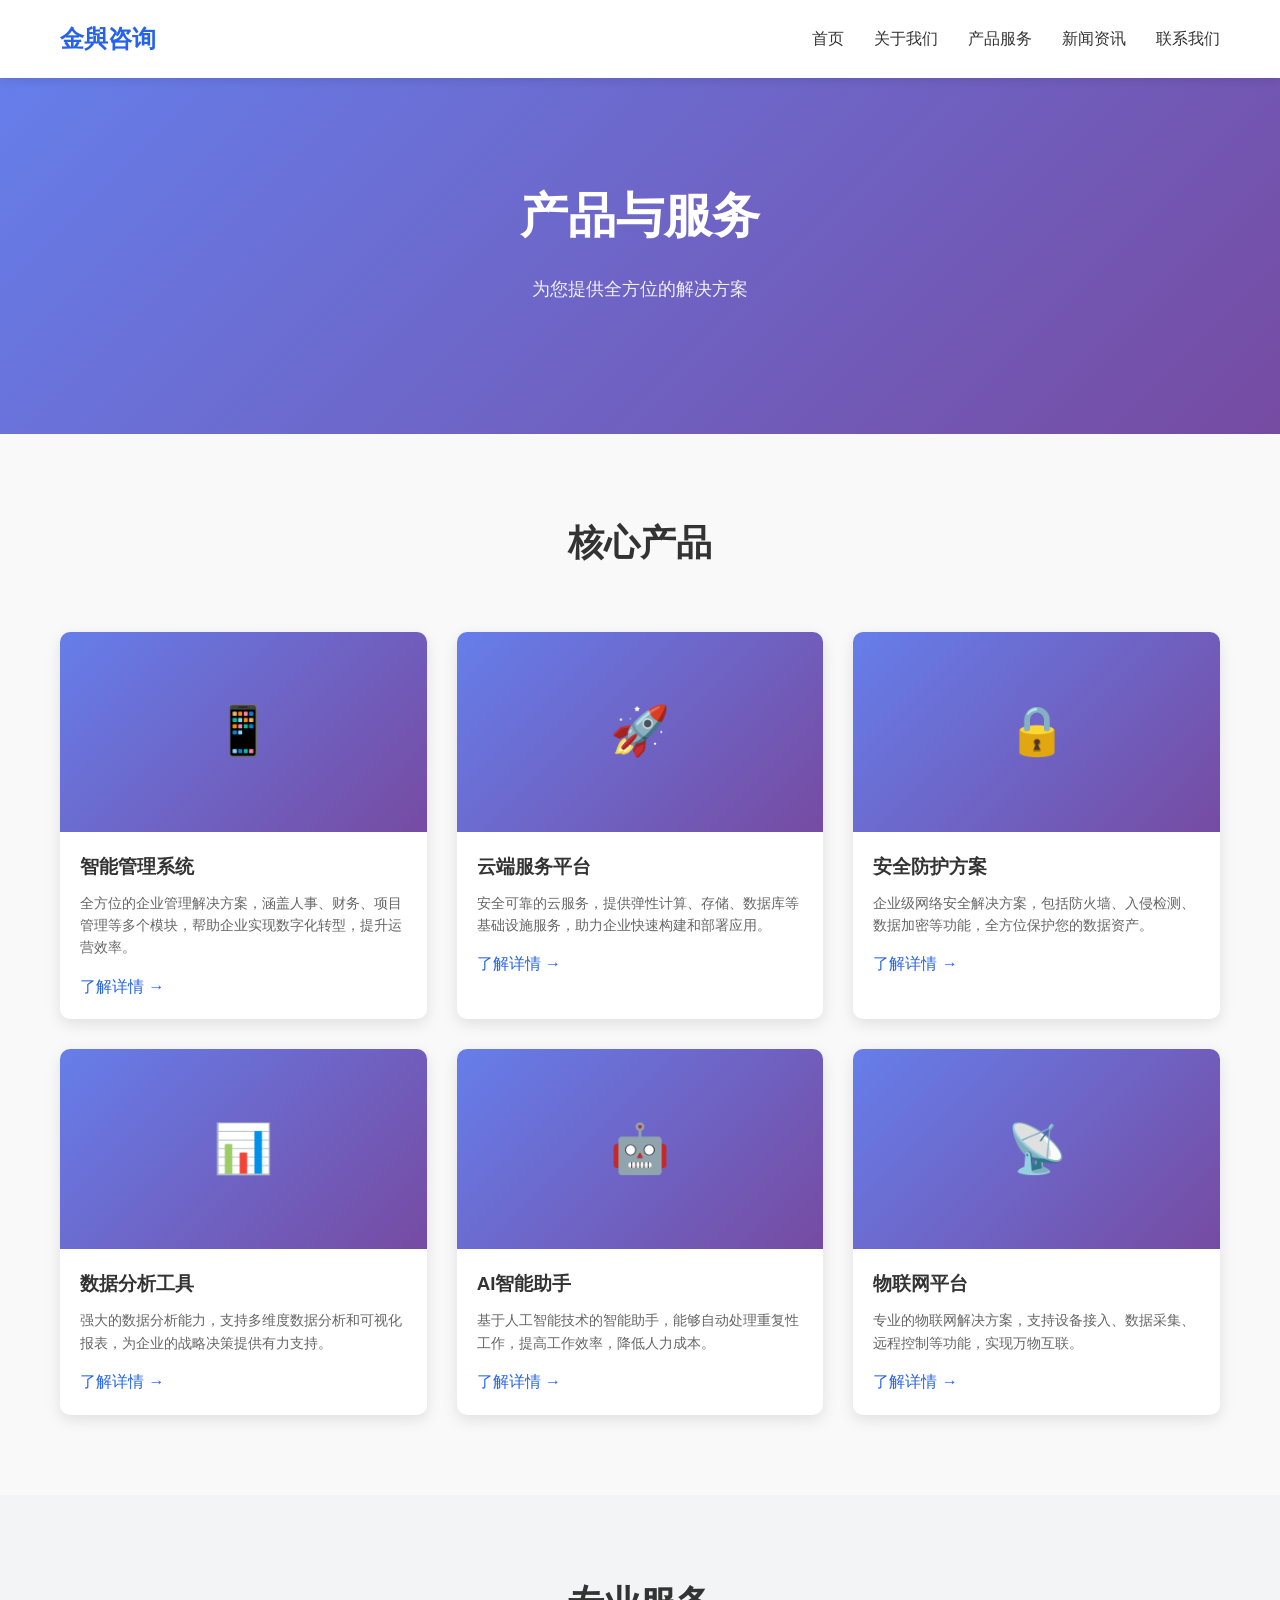
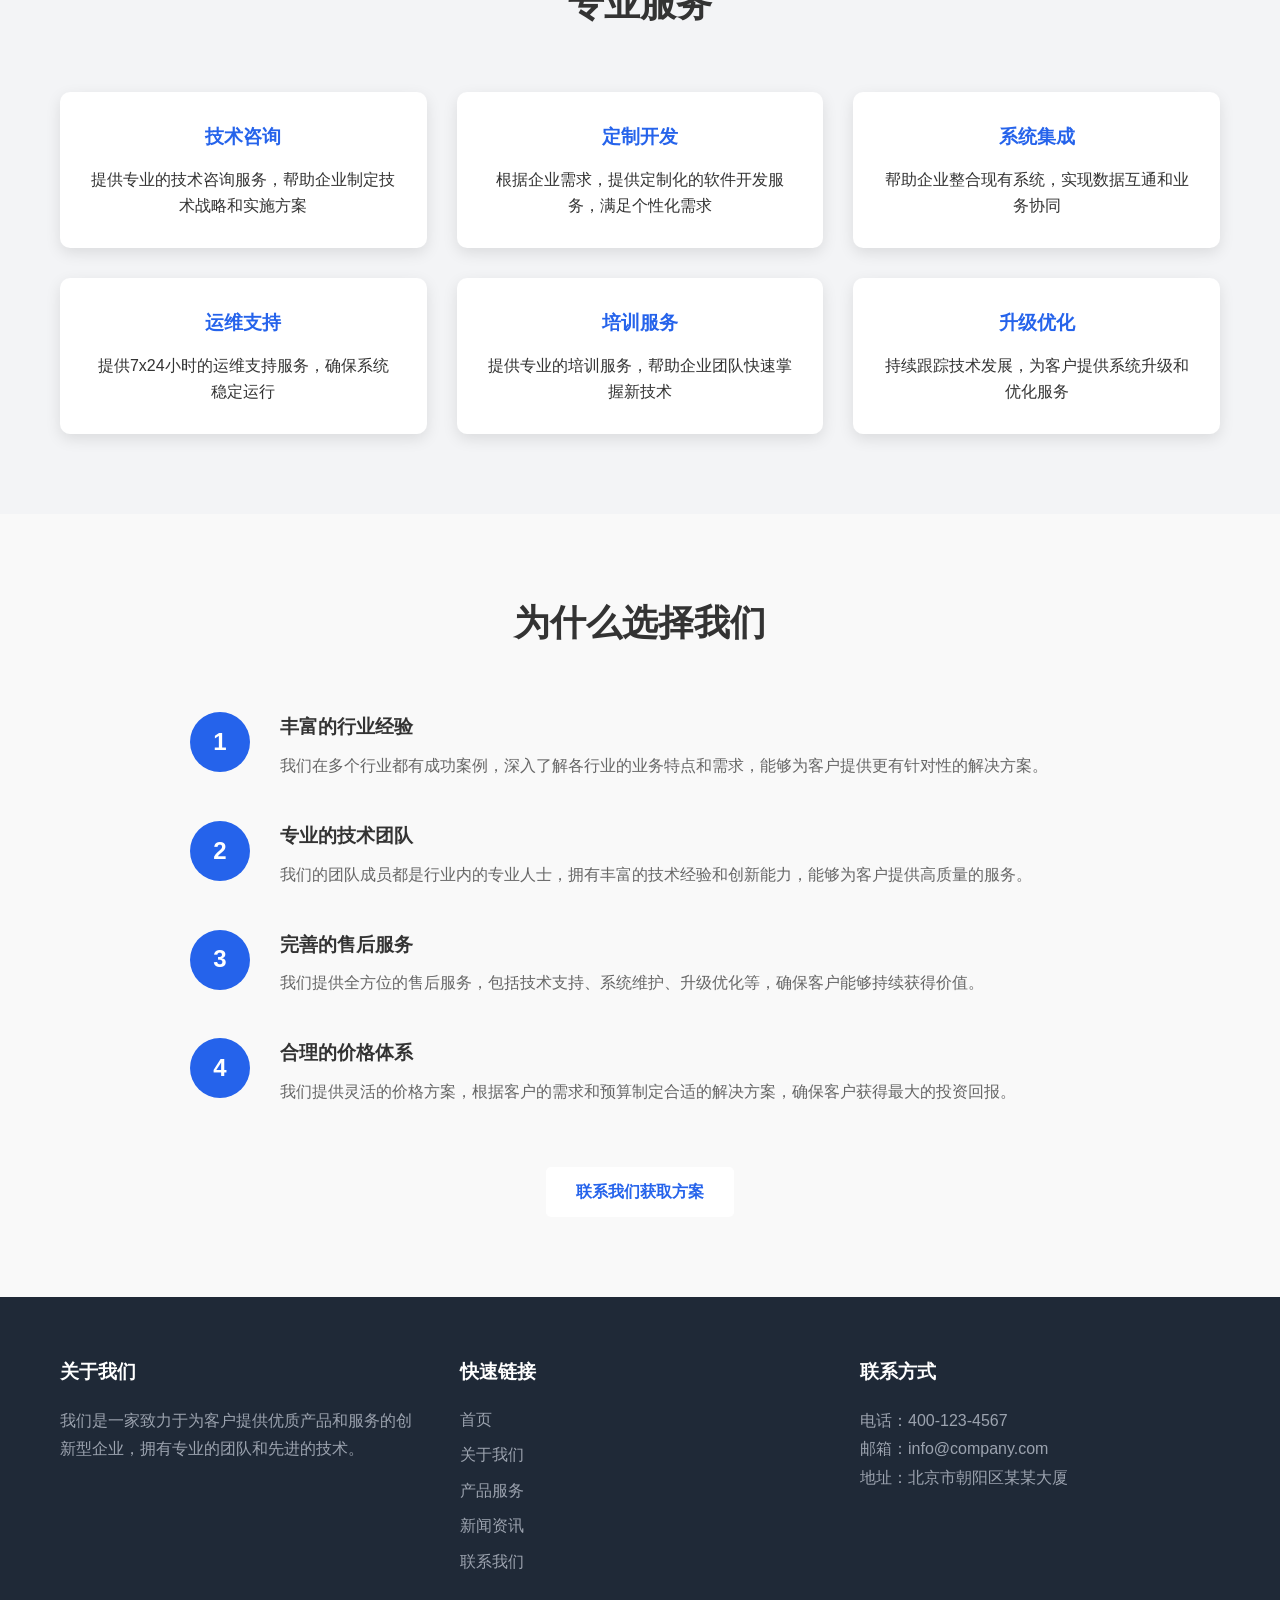
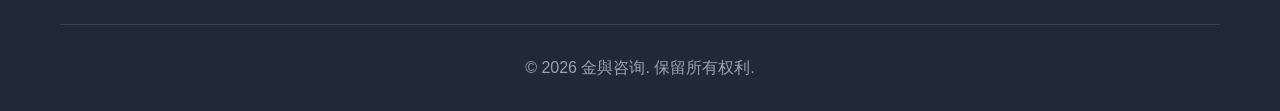
<file: products.html>
<!DOCTYPE html>
<html lang="zh-CN">
<head>
    <meta charset="UTF-8">
    <meta name="viewport" content="width=device-width, initial-scale=1.0">
    <title>产品服务 - 金與咨询 | AI咨询与云平台解决方案</title>
    <meta name="description" content="金與咨询提供智能管理系统、云端服务平台、安全防护方案、数据分析工具、AI智能助手、物联网平台等产品服务，助力企业数字化转型和降本增效。">
    <meta name="keywords" content="金與咨询,产品服务,智能管理系统,云端服务,云平台授权,安全防护,数据分析,AI智能助手,物联网,企业数字化转型">
    <meta name="author" content="江西金與洞明科技咨询有限公司">
    <meta name="robots" content="index, follow">
    
    <link rel="stylesheet" href="css/style.css">
    
    <meta property="og:title" content="产品服务 - 金與咨询">
    <meta property="og:description" content="金與咨询提供智能管理系统、云端服务平台、安全防护方案、数据分析工具、AI智能助手、物联网平台等产品服务。">
    <meta property="og:type" content="website">
    <meta property="og:url" content="https://www.jinyuconsulting.com/products.html">
    <meta property="og:site_name" content="金與咨询">
    <meta property="og:locale" content="zh_CN">
    
    <meta name="twitter:card" content="summary">
    <meta name="twitter:title" content="产品服务 - 金與咨询">
    <meta name="twitter:description" content="金與咨询提供智能管理系统、云端服务平台、安全防护方案、数据分析工具、AI智能助手、物联网平台等产品服务。">
    
    <link rel="canonical" href="https://www.jinyuconsulting.com/products.html">
</head>
<body>
    <header>
        <div class="container">
            <nav>
                <a href="index.html" class="logo">金與咨询</a>
                <ul class="nav-links">
                    <li><a href="index.html">首页</a></li>
                    <li><a href="about.html">关于我们</a></li>
                    <li><a href="products.html">产品服务</a></li>
                    <li><a href="news.html">新闻资讯</a></li>
                    <li><a href="contact.html">联系我们</a></li>
                </ul>
            </nav>
        </div>
    </header>

    <section class="hero">
        <div class="container">
            <h1>产品与服务</h1>
            <p>为您提供全方位的解决方案</p>
        </div>
    </section>

    <section>
        <div class="container">
            <h2 class="section-title">核心产品</h2>
            <div class="products-grid">
                <div class="product-card">
                    <div class="product-image">📱</div>
                    <div class="product-info">
                        <h3>智能管理系统</h3>
                        <p>全方位的企业管理解决方案，涵盖人事、财务、项目管理等多个模块，帮助企业实现数字化转型，提升运营效率。</p>
                        <a href="contact.html" style="display: inline-block; margin-top: 15px; color: #2563eb; text-decoration: none; font-weight: 500;">了解详情 &rarr;</a>
                    </div>
                </div>
                <div class="product-card">
                    <div class="product-image">🚀</div>
                    <div class="product-info">
                        <h3>云端服务平台</h3>
                        <p>安全可靠的云服务，提供弹性计算、存储、数据库等基础设施服务，助力企业快速构建和部署应用。</p>
                        <a href="contact.html" style="display: inline-block; margin-top: 15px; color: #2563eb; text-decoration: none; font-weight: 500;">了解详情 &rarr;</a>
                    </div>
                </div>
                <div class="product-card">
                    <div class="product-image">🔒</div>
                    <div class="product-info">
                        <h3>安全防护方案</h3>
                        <p>企业级网络安全解决方案，包括防火墙、入侵检测、数据加密等功能，全方位保护您的数据资产。</p>
                        <a href="contact.html" style="display: inline-block; margin-top: 15px; color: #2563eb; text-decoration: none; font-weight: 500;">了解详情 &rarr;</a>
                    </div>
                </div>
                <div class="product-card">
                    <div class="product-image">📊</div>
                    <div class="product-info">
                        <h3>数据分析工具</h3>
                        <p>强大的数据分析能力，支持多维度数据分析和可视化报表，为企业的战略决策提供有力支持。</p>
                        <a href="contact.html" style="display: inline-block; margin-top: 15px; color: #2563eb; text-decoration: none; font-weight: 500;">了解详情 &rarr;</a>
                    </div>
                </div>
                <div class="product-card">
                    <div class="product-image">🤖</div>
                    <div class="product-info">
                        <h3>AI智能助手</h3>
                        <p>基于人工智能技术的智能助手，能够自动处理重复性工作，提高工作效率，降低人力成本。</p>
                        <a href="contact.html" style="display: inline-block; margin-top: 15px; color: #2563eb; text-decoration: none; font-weight: 500;">了解详情 &rarr;</a>
                    </div>
                </div>
                <div class="product-card">
                    <div class="product-image">📡</div>
                    <div class="product-info">
                        <h3>物联网平台</h3>
                        <p>专业的物联网解决方案，支持设备接入、数据采集、远程控制等功能，实现万物互联。</p>
                        <a href="contact.html" style="display: inline-block; margin-top: 15px; color: #2563eb; text-decoration: none; font-weight: 500;">了解详情 &rarr;</a>
                    </div>
                </div>
            </div>
        </div>
    </section>

    <section style="background-color: #f3f4f6;">
        <div class="container">
            <h2 class="section-title">专业服务</h2>
            <div class="features">
                <div class="feature-card">
                    <h3>技术咨询</h3>
                    <p>提供专业的技术咨询服务，帮助企业制定技术战略和实施方案</p>
                </div>
                <div class="feature-card">
                    <h3>定制开发</h3>
                    <p>根据企业需求，提供定制化的软件开发服务，满足个性化需求</p>
                </div>
                <div class="feature-card">
                    <h3>系统集成</h3>
                    <p>帮助企业整合现有系统，实现数据互通和业务协同</p>
                </div>
                <div class="feature-card">
                    <h3>运维支持</h3>
                    <p>提供7x24小时的运维支持服务，确保系统稳定运行</p>
                </div>
                <div class="feature-card">
                    <h3>培训服务</h3>
                    <p>提供专业的培训服务，帮助企业团队快速掌握新技术</p>
                </div>
                <div class="feature-card">
                    <h3>升级优化</h3>
                    <p>持续跟踪技术发展，为客户提供系统升级和优化服务</p>
                </div>
            </div>
        </div>
    </section>

    <section>
        <div class="container">
            <h2 class="section-title">为什么选择我们</h2>
            <div style="max-width: 900px; margin: 0 auto;">
                <div style="display: flex; gap: 30px; margin-bottom: 40px; align-items: flex-start;">
                    <div style="flex-shrink: 0; width: 60px; height: 60px; background: #2563eb; border-radius: 50%; display: flex; align-items: center; justify-content: center; color: #fff; font-size: 24px; font-weight: bold;">1</div>
                    <div>
                        <h3 style="margin-bottom: 10px; color: #333;">丰富的行业经验</h3>
                        <p style="color: #666; line-height: 1.8;">我们在多个行业都有成功案例，深入了解各行业的业务特点和需求，能够为客户提供更有针对性的解决方案。</p>
                    </div>
                </div>
                <div style="display: flex; gap: 30px; margin-bottom: 40px; align-items: flex-start;">
                    <div style="flex-shrink: 0; width: 60px; height: 60px; background: #2563eb; border-radius: 50%; display: flex; align-items: center; justify-content: center; color: #fff; font-size: 24px; font-weight: bold;">2</div>
                    <div>
                        <h3 style="margin-bottom: 10px; color: #333;">专业的技术团队</h3>
                        <p style="color: #666; line-height: 1.8;">我们的团队成员都是行业内的专业人士，拥有丰富的技术经验和创新能力，能够为客户提供高质量的服务。</p>
                    </div>
                </div>
                <div style="display: flex; gap: 30px; margin-bottom: 40px; align-items: flex-start;">
                    <div style="flex-shrink: 0; width: 60px; height: 60px; background: #2563eb; border-radius: 50%; display: flex; align-items: center; justify-content: center; color: #fff; font-size: 24px; font-weight: bold;">3</div>
                    <div>
                        <h3 style="margin-bottom: 10px; color: #333;">完善的售后服务</h3>
                        <p style="color: #666; line-height: 1.8;">我们提供全方位的售后服务，包括技术支持、系统维护、升级优化等，确保客户能够持续获得价值。</p>
                    </div>
                </div>
                <div style="display: flex; gap: 30px; align-items: flex-start;">
                    <div style="flex-shrink: 0; width: 60px; height: 60px; background: #2563eb; border-radius: 50%; display: flex; align-items: center; justify-content: center; color: #fff; font-size: 24px; font-weight: bold;">4</div>
                    <div>
                        <h3 style="margin-bottom: 10px; color: #333;">合理的价格体系</h3>
                        <p style="color: #666; line-height: 1.8;">我们提供灵活的价格方案，根据客户的需求和预算制定合适的解决方案，确保客户获得最大的投资回报。</p>
                    </div>
                </div>
            </div>
            <div style="text-align: center; margin-top: 60px;">
                <a href="contact.html" class="btn">联系我们获取方案</a>
            </div>
        </div>
    </section>

    <footer>
        <div class="container">
            <div class="footer-content">
                <div class="footer-section">
                    <h3>关于我们</h3>
                    <p>我们是一家致力于为客户提供优质产品和服务的创新型企业，拥有专业的团队和先进的技术。</p>
                </div>
                <div class="footer-section">
                    <h3>快速链接</h3>
                    <ul>
                        <li><a href="index.html">首页</a></li>
                        <li><a href="about.html">关于我们</a></li>
                        <li><a href="products.html">产品服务</a></li>
                        <li><a href="news.html">新闻资讯</a></li>
                        <li><a href="contact.html">联系我们</a></li>
                    </ul>
                </div>
                <div class="footer-section">
                    <h3>联系方式</h3>
                    <p>电话：400-123-4567</p>
                    <p>邮箱：info@company.com</p>
                    <p>地址：北京市朝阳区某某大厦</p>
                </div>
            </div>
            <div class="footer-bottom">
                <p>&copy; 2026 金與咨询. 保留所有权利.</p>
            </div>
        </div>
    </footer>

    <script src="js/main.js"></script>
</body>
</html>
</file>
<file: css/style.css>
* {
    margin: 0;
    padding: 0;
    box-sizing: border-box;
}

body {
    font-family: 'Helvetica Neue', Arial, sans-serif;
    line-height: 1.6;
    color: #333;
    background-color: #f9f9f9;
}

.container {
    max-width: 1200px;
    margin: 0 auto;
    padding: 0 20px;
}

header {
    background-color: #fff;
    box-shadow: 0 2px 10px rgba(0, 0, 0, 0.1);
    position: sticky;
    top: 0;
    z-index: 1000;
}

nav {
    display: flex;
    justify-content: space-between;
    align-items: center;
    padding: 20px 0;
}

.logo {
    font-size: 24px;
    font-weight: bold;
    color: #2563eb;
    text-decoration: none;
}

.nav-links {
    display: flex;
    list-style: none;
    gap: 30px;
}

.nav-links a {
    text-decoration: none;
    color: #333;
    font-weight: 500;
    transition: color 0.3s ease;
}

.nav-links a:hover {
    color: #2563eb;
}

.hero {
    background: linear-gradient(135deg, #667eea 0%, #764ba2 100%);
    color: #fff;
    padding: 100px 0;
    text-align: center;
}

.hero h1 {
    font-size: 48px;
    margin-bottom: 20px;
}

.hero p {
    font-size: 18px;
    margin-bottom: 30px;
    opacity: 0.9;
}

.hero .subtitle {
    font-size: 24px;
    margin-bottom: 15px;
    font-weight: 500;
}

.hero .english {
    font-size: 16px;
    margin-bottom: 15px;
    font-weight: 300;
    letter-spacing: 2px;
}

.hero .company-name {
    font-size: 14px;
    margin-bottom: 30px;
    opacity: 0.8;
}

.btn {
    display: inline-block;
    padding: 12px 30px;
    background-color: #fff;
    color: #2563eb;
    text-decoration: none;
    border-radius: 5px;
    font-weight: 600;
    transition: all 0.3s ease;
}

.btn:hover {
    background-color: #f0f0f0;
    transform: translateY(-2px);
}

section {
    padding: 80px 0;
}

.section-title {
    text-align: center;
    font-size: 36px;
    margin-bottom: 60px;
    color: #333;
}

.features {
    display: grid;
    grid-template-columns: repeat(auto-fit, minmax(300px, 1fr));
    gap: 30px;
}

.feature-card {
    background: #fff;
    padding: 30px;
    border-radius: 10px;
    box-shadow: 0 5px 15px rgba(0, 0, 0, 0.1);
    text-align: center;
    transition: transform 0.3s ease;
}

.feature-card:hover {
    transform: translateY(-10px);
}

.feature-card h3 {
    color: #2563eb;
    margin-bottom: 15px;
}

.products-grid {
    display: grid;
    grid-template-columns: repeat(auto-fit, minmax(280px, 1fr));
    gap: 30px;
}

.product-card {
    background: #fff;
    border-radius: 10px;
    overflow: hidden;
    box-shadow: 0 5px 15px rgba(0, 0, 0, 0.1);
    transition: transform 0.3s ease;
}

.product-card:hover {
    transform: translateY(-5px);
}

.product-image {
    width: 100%;
    height: 200px;
    background: linear-gradient(135deg, #667eea 0%, #764ba2 100%);
    display: flex;
    align-items: center;
    justify-content: center;
    color: #fff;
    font-size: 48px;
}

.product-info {
    padding: 20px;
}

.product-info h3 {
    margin-bottom: 10px;
    color: #333;
}

.product-info p {
    color: #666;
    font-size: 14px;
}

.service-features {
    display: grid;
    grid-template-columns: repeat(4, 1fr);
    gap: 20px;
}

.service-card {
    background: #fff;
    padding: 30px 20px;
    border-radius: 10px;
    box-shadow: 0 5px 15px rgba(0, 0, 0, 0.1);
    text-align: center;
    transition: transform 0.3s ease;
}

.service-card:hover {
    transform: translateY(-10px);
}

.service-icon {
    font-size: 48px;
    margin-bottom: 20px;
}

.service-card h3 {
    margin-bottom: 15px;
    color: #2563eb;
    font-size: 18px;
}

.service-card p {
    color: #666;
    font-size: 14px;
    line-height: 1.6;
}

@media (max-width: 768px) {
    .service-features {
        grid-template-columns: repeat(2, 1fr);
    }
}

@media (max-width: 480px) {
    .service-features {
        grid-template-columns: 1fr;
    }
}

.news-list {
    display: grid;
    gap: 30px;
}

.news-item {
    background: #fff;
    padding: 30px;
    border-radius: 10px;
    box-shadow: 0 5px 15px rgba(0, 0, 0, 0.1);
    display: flex;
    gap: 20px;
    align-items: flex-start;
}

.news-date {
    background: #2563eb;
    color: #fff;
    padding: 15px;
    border-radius: 5px;
    text-align: center;
    min-width: 80px;
}

.news-date .day {
    font-size: 24px;
    font-weight: bold;
    display: block;
}

.news-date .month {
    font-size: 14px;
    text-transform: uppercase;
}

.news-content h3 {
    margin-bottom: 10px;
    color: #333;
}

.news-content p {
    color: #666;
    line-height: 1.8;
}

.contact-form {
    max-width: 600px;
    margin: 0 auto;
    background: #fff;
    padding: 40px;
    border-radius: 10px;
    box-shadow: 0 5px 15px rgba(0, 0, 0, 0.1);
}

.form-group {
    margin-bottom: 20px;
}

.form-group label {
    display: block;
    margin-bottom: 8px;
    font-weight: 500;
    color: #333;
}

.form-group input,
.form-group textarea {
    width: 100%;
    padding: 12px;
    border: 1px solid #ddd;
    border-radius: 5px;
    font-size: 16px;
    transition: border-color 0.3s ease;
}

.form-group input:focus,
.form-group textarea:focus {
    outline: none;
    border-color: #2563eb;
}

.form-group textarea {
    height: 150px;
    resize: vertical;
}

.submit-btn {
    width: 100%;
    padding: 15px;
    background: #2563eb;
    color: #fff;
    border: none;
    border-radius: 5px;
    font-size: 16px;
    font-weight: 600;
    cursor: pointer;
    transition: background 0.3s ease;
}

.submit-btn:hover {
    background: #1d4ed8;
}

footer {
    background: #1f2937;
    color: #fff;
    padding: 60px 0 30px;
}

.footer-content {
    display: grid;
    grid-template-columns: repeat(auto-fit, minmax(250px, 1fr));
    gap: 40px;
    margin-bottom: 40px;
}

.footer-section h3 {
    margin-bottom: 20px;
    color: #fff;
}

.footer-section p {
    color: #9ca3af;
    line-height: 1.8;
}

.footer-section ul {
    list-style: none;
}

.footer-section ul li {
    margin-bottom: 10px;
}

.footer-section ul li a {
    color: #9ca3af;
    text-decoration: none;
    transition: color 0.3s ease;
}

.footer-section ul li a:hover {
    color: #fff;
}

.footer-bottom {
    text-align: center;
    padding-top: 30px;
    border-top: 1px solid #374151;
    color: #9ca3af;
}

@media (max-width: 768px) {
    .container {
        padding: 0 15px;
    }
    
    nav {
        flex-direction: column;
        padding: 15px 0;
    }
    
    .logo {
        font-size: 20px;
        margin-bottom: 10px;
    }
    
    .nav-links {
        flex-direction: row;
        flex-wrap: wrap;
        justify-content: center;
        gap: 15px;
        font-size: 14px;
    }
    
    .hero {
        padding: 60px 0;
    }
    
    .hero h1 {
        font-size: 32px;
        margin-bottom: 15px;
    }
    
    .hero .subtitle {
        font-size: 18px;
        margin-bottom: 10px;
    }
    
    .hero .english {
        font-size: 12px;
        margin-bottom: 10px;
        letter-spacing: 1px;
    }
    
    .hero .company-name {
        font-size: 12px;
        margin-bottom: 20px;
    }
    
    .hero p {
        font-size: 14px;
        margin-bottom: 20px;
    }
    
    .btn {
        padding: 10px 25px;
        font-size: 14px;
    }
    
    section {
        padding: 50px 0;
    }
    
    .section-title {
        font-size: 28px;
        margin-bottom: 40px;
    }
    
    .features {
        grid-template-columns: 1fr;
        gap: 20px;
    }
    
    .products-grid {
        grid-template-columns: 1fr;
        gap: 20px;
    }
    
    .news-item {
        flex-direction: column;
        gap: 15px;
    }
    
    .news-date {
        width: 100%;
        display: flex;
        justify-content: center;
        align-items: center;
        gap: 10px;
    }
    
    .news-date .day {
        font-size: 28px;
    }
    
    .news-date .month {
        font-size: 16px;
    }
    
    .footer-content {
        grid-template-columns: 1fr;
        gap: 30px;
    }
    
    .feature-card,
    .service-card {
        padding: 25px 20px;
    }
    
    .feature-card h3,
    .service-card h3 {
        font-size: 18px;
    }
}

@media (max-width: 480px) {
    .hero h1 {
        font-size: 26px;
    }
    
    .hero .subtitle {
        font-size: 16px;
    }
    
    .hero .english {
        font-size: 10px;
        letter-spacing: 0.5px;
    }
    
    .hero .company-name {
        font-size: 11px;
    }
    
    .section-title {
        font-size: 24px;
        margin-bottom: 30px;
    }
    
    .logo {
        font-size: 18px;
    }
    
    .nav-links {
        gap: 10px;
        font-size: 13px;
    }
    
    .nav-links li {
        margin: 0;
    }
    
    .service-features {
        grid-template-columns: 1fr;
        gap: 15px;
    }
    
    .service-card {
        padding: 20px 15px;
    }
    
    .service-icon {
        font-size: 40px;
        margin-bottom: 15px;
    }
    
    .service-card h3 {
        font-size: 16px;
        margin-bottom: 10px;
    }
    
    .service-card p {
        font-size: 13px;
    }
    
    .feature-card h3 {
        font-size: 16px;
    }
    
    .feature-card p {
        font-size: 13px;
    }
    
    .product-image {
        height: 150px;
        font-size: 36px;
    }
    
    .product-info h3 {
        font-size: 16px;
    }
    
    .product-info p {
        font-size: 13px;
    }
    
    .news-content h3 {
        font-size: 16px;
    }
    
    .news-content p {
        font-size: 13px;
    }
    
    footer {
        padding: 40px 0 20px;
    }
    
    .footer-section h3 {
        font-size: 18px;
        margin-bottom: 15px;
    }
    
    .footer-section p {
        font-size: 13px;
    }
    
    .footer-section ul li a {
        font-size: 13px;
    }
    
    .footer-bottom {
        padding-top: 20px;
        font-size: 12px;
    }
}
</file>
